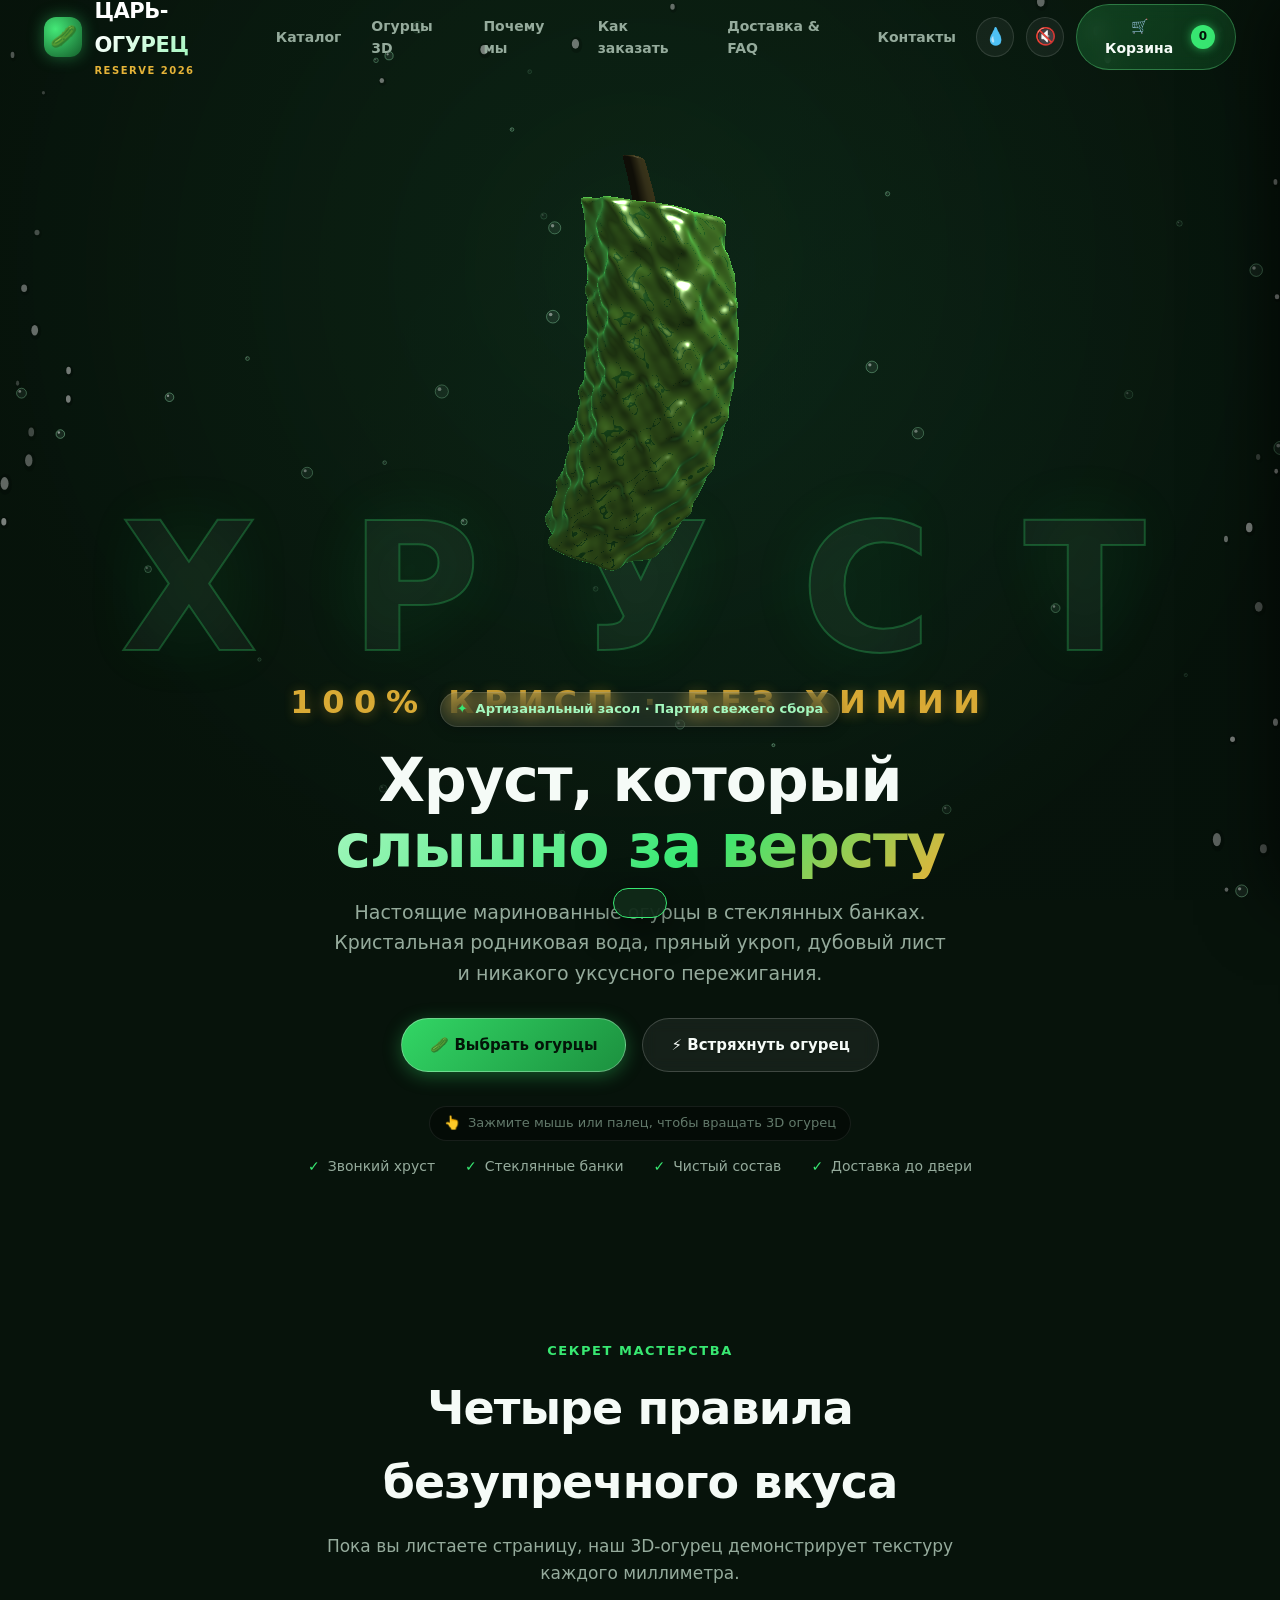
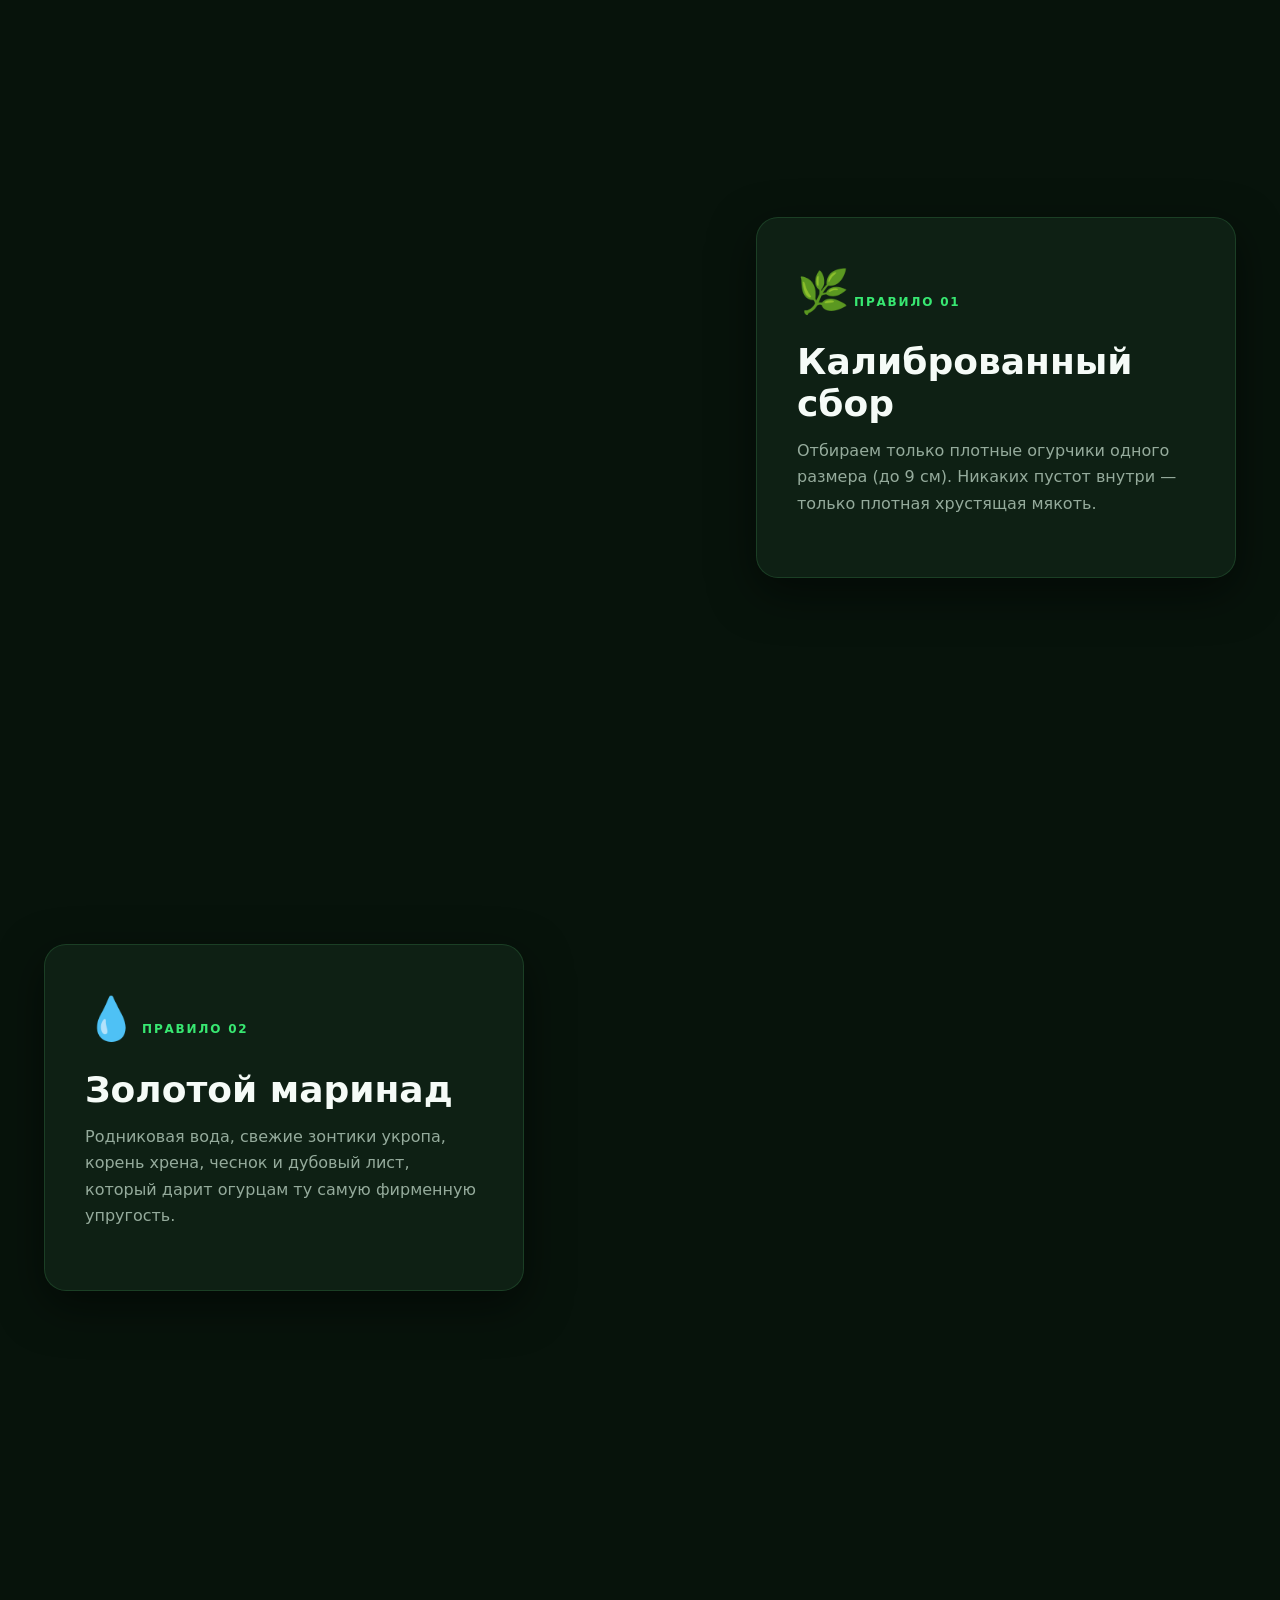
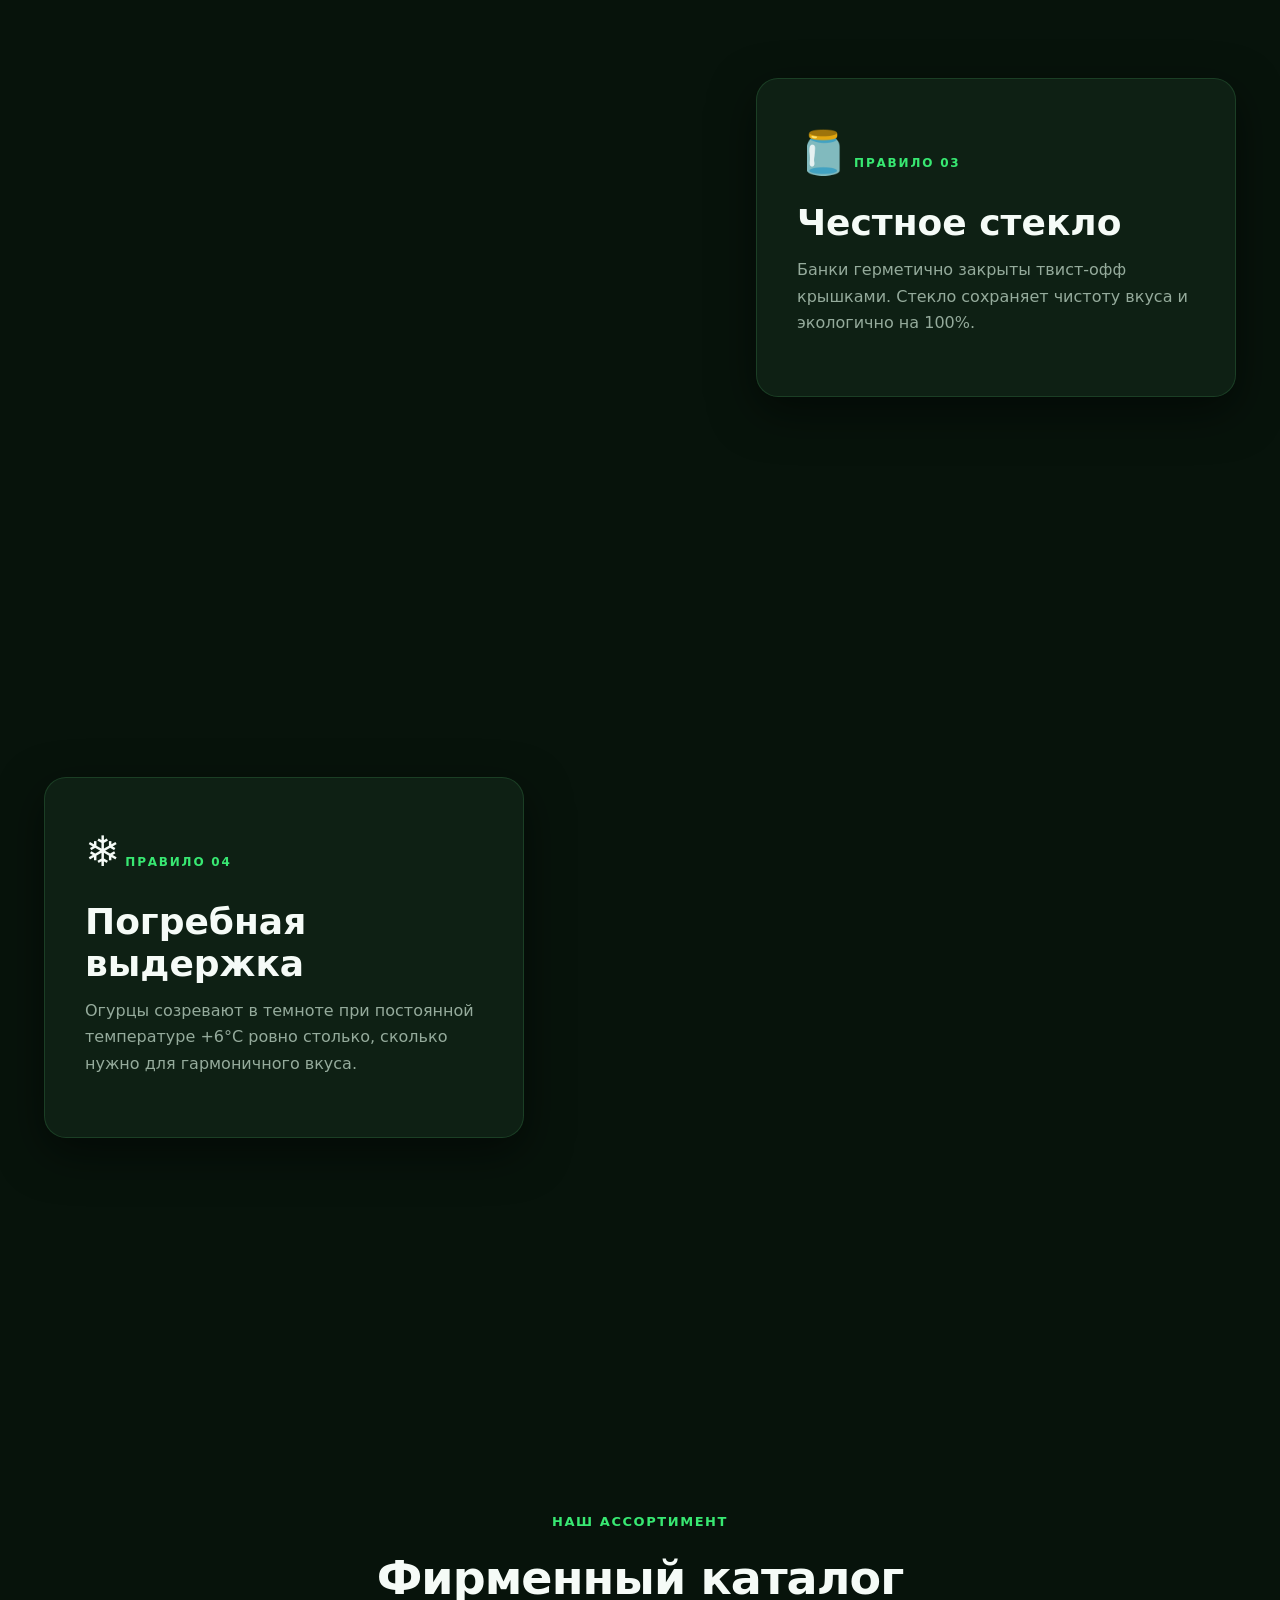
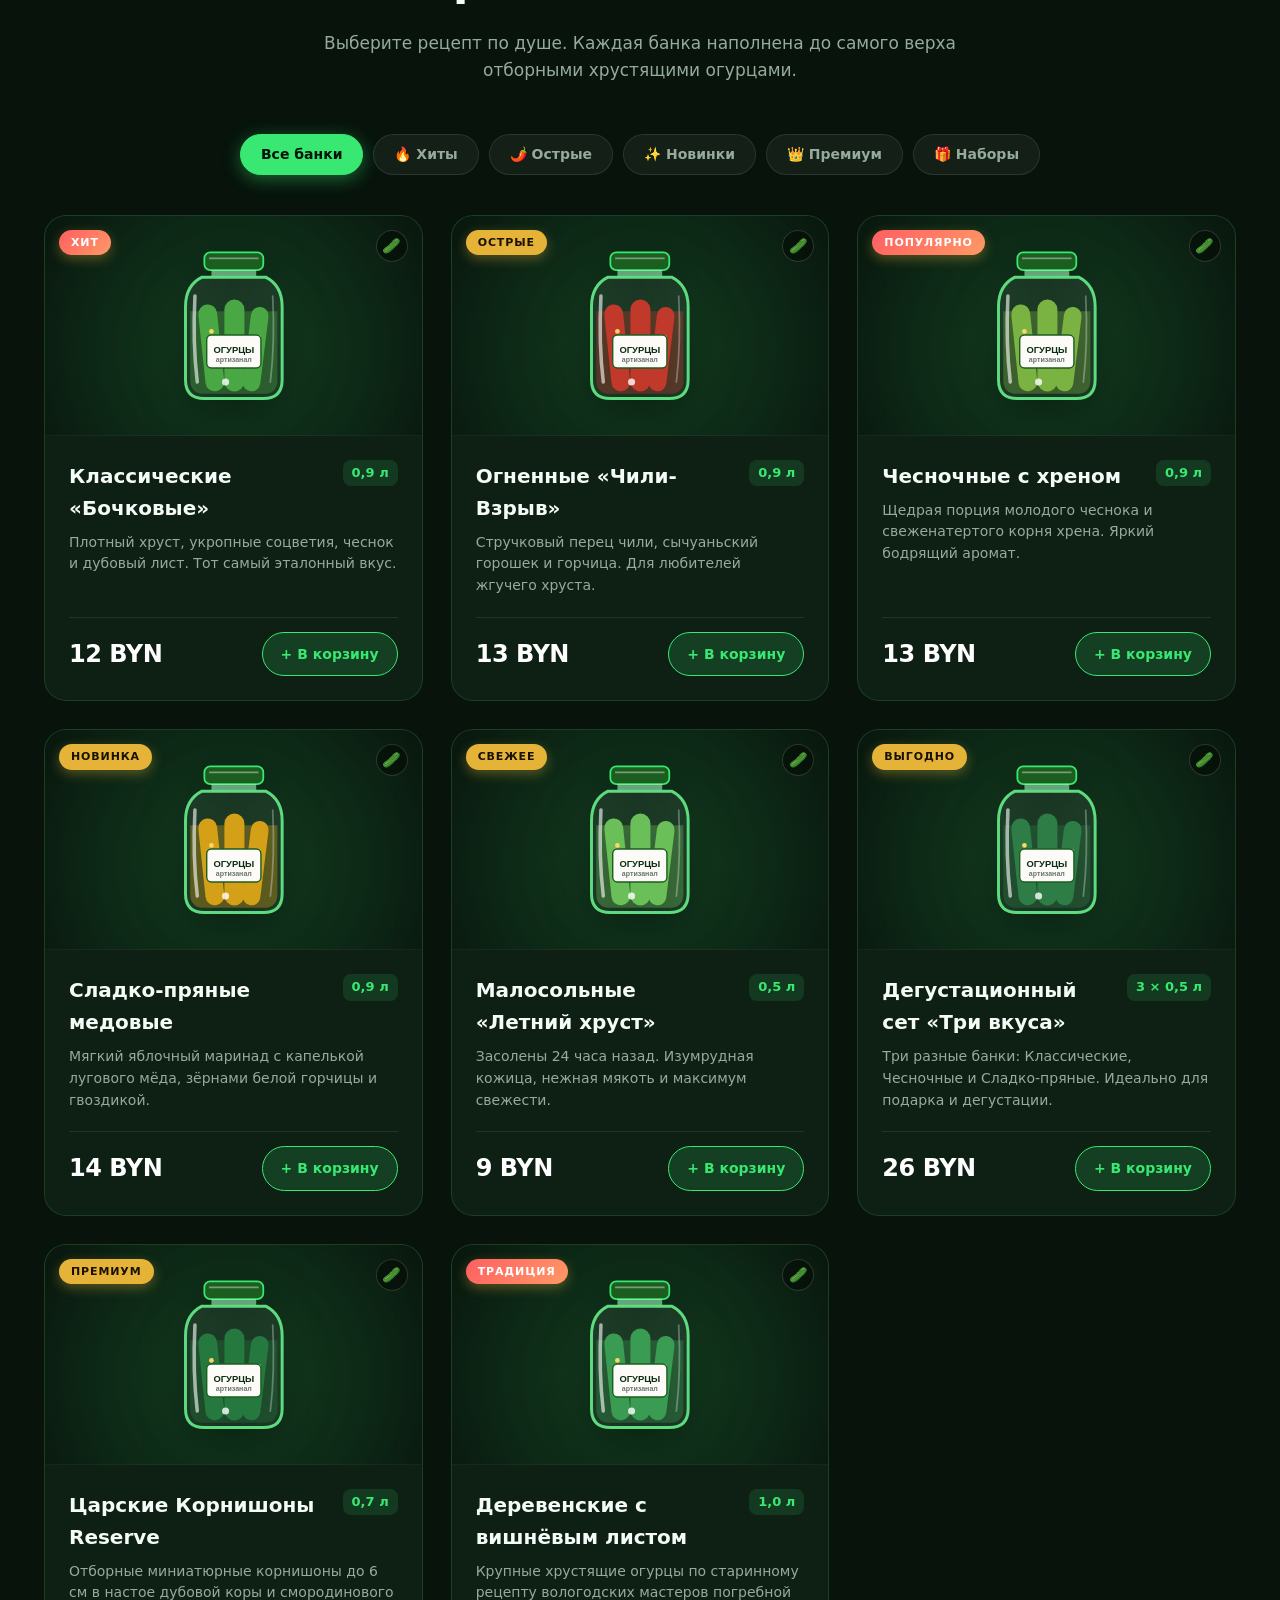
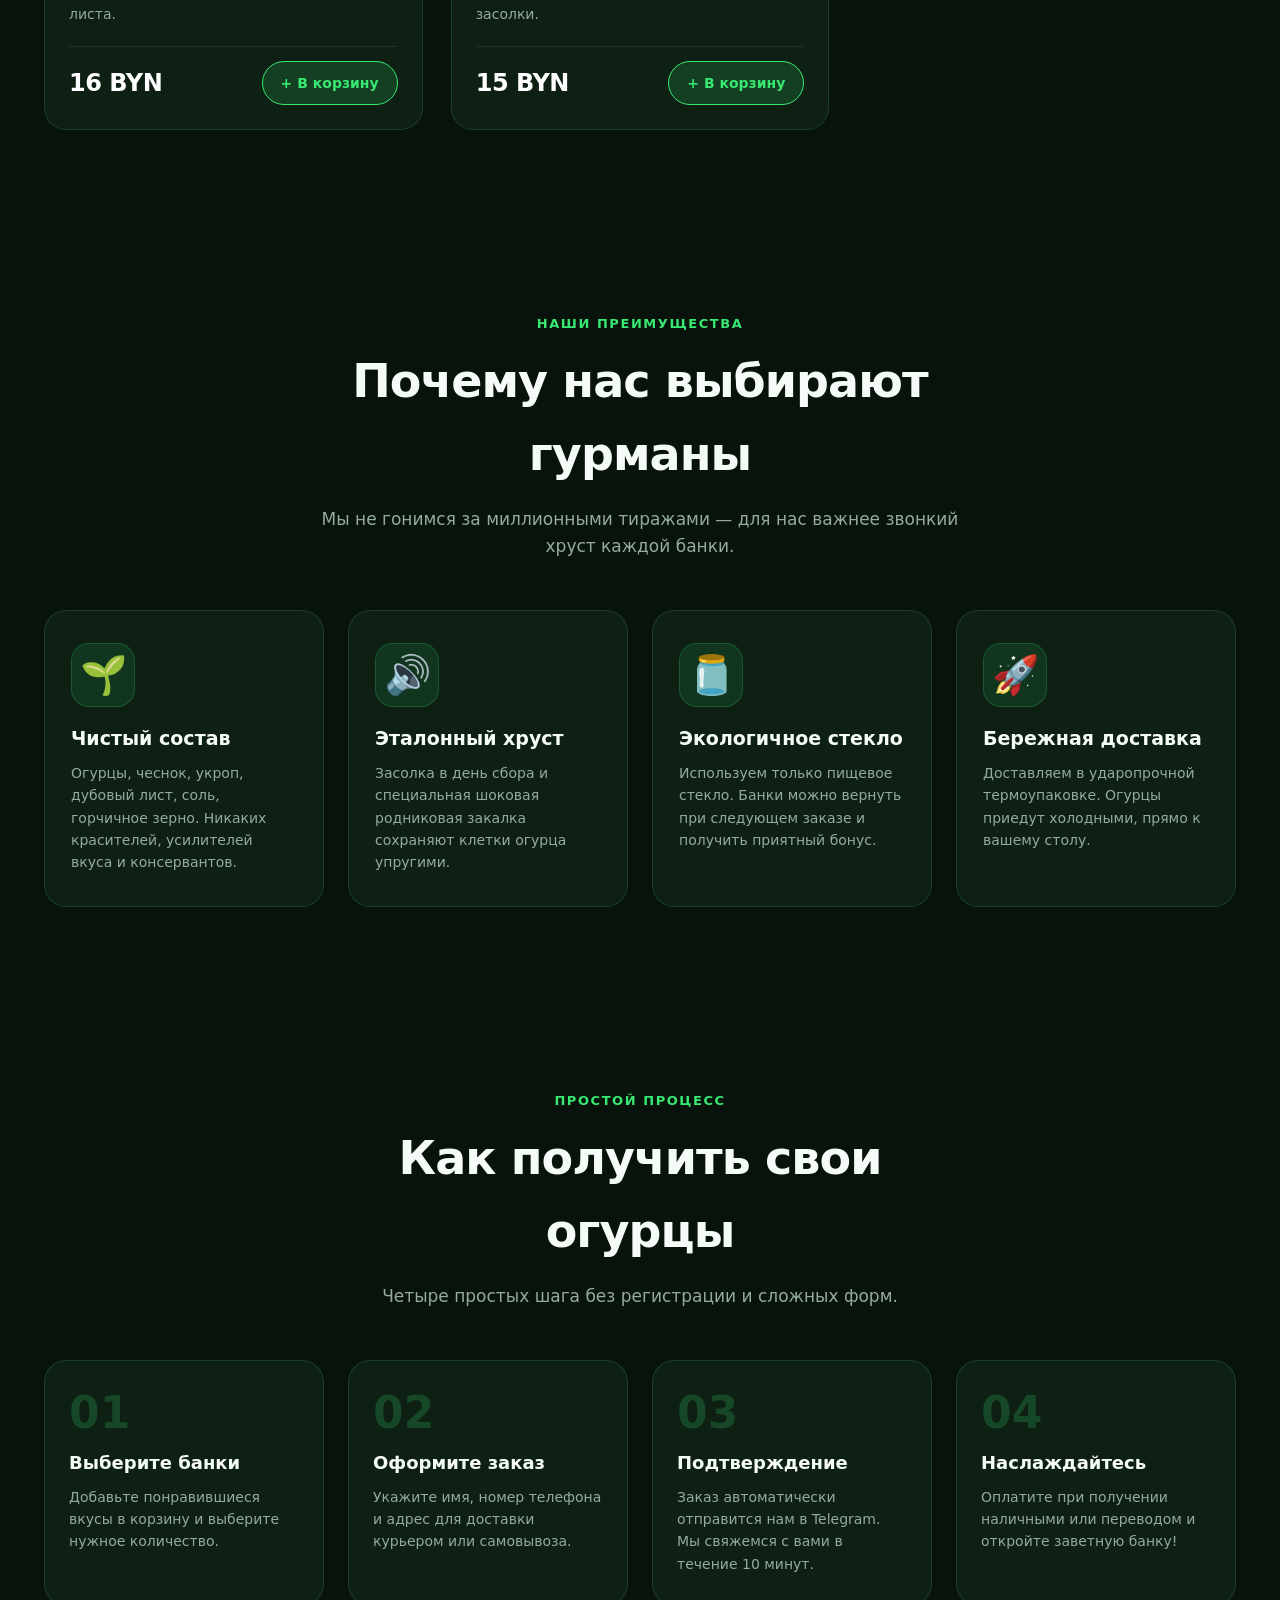
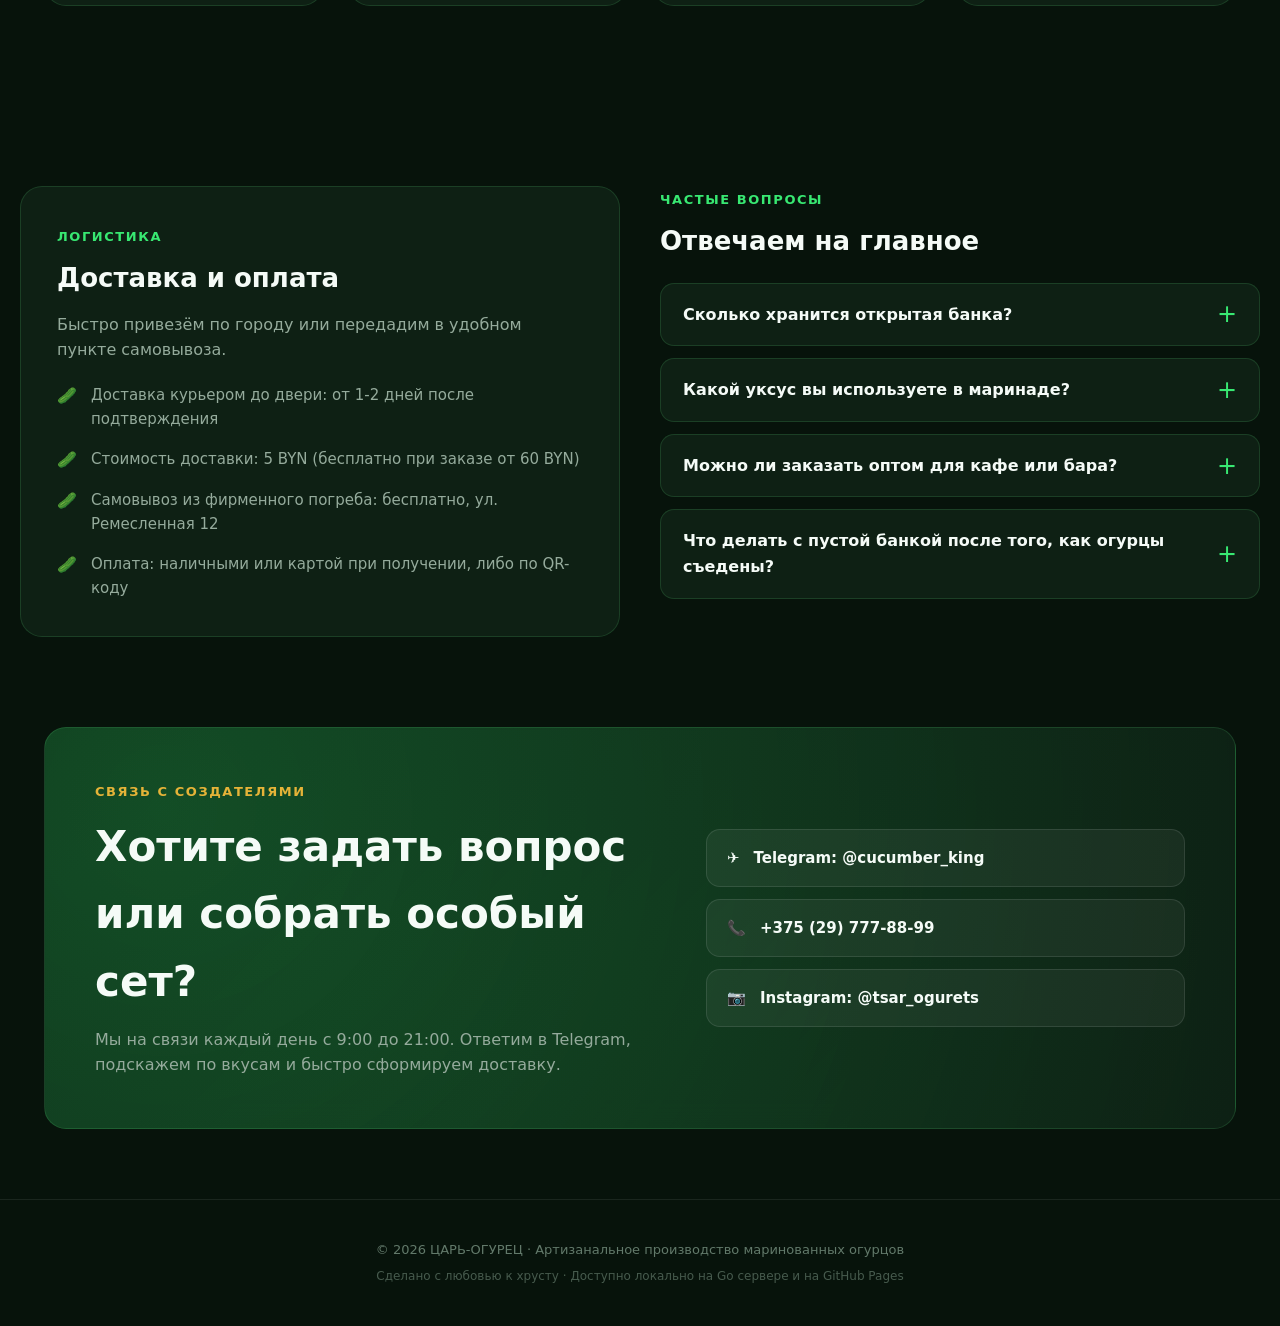
<file: index.html>
<!DOCTYPE html>
<html lang="ru">
<head>
  <meta charset="UTF-8">
  <meta name="viewport" content="width=device-width, initial-scale=1.0, maximum-scale=5.0">
  <title>ЦАРЬ-ОГУРЕЦ — Артизанальные маринованные огурцы высшей пробы</title>
  <meta name="description" content="Легендарные хрустящие маринованные огурцы в стеклянных банках. Небольшие крафтовые партии, родниковая вода, дубовый настой и чистый состав.">
  <meta name="theme-color" content="#07130b">

  <!-- Open Graph -->
  <meta property="og:title" content="ЦАРЬ-ОГУРЕЦ — Хрустящие огурцы как надо">
  <meta property="og:description" content="Маринуем в стекле по проверенным старинным рецептам. Чистый состав, доставка по городу.">
  <meta property="og:type" content="website">

  <!-- Fonts -->
  <link rel="preconnect" href="https://fonts.googleapis.com">
  <link rel="preconnect" href="https://fonts.gstatic.com" crossorigin>
  <link href="https://fonts.googleapis.com/css2?family=Playfair+Display:ital,wght@0,700;0,900;1,700&family=Plus+Jakarta+Sans:wght@400;500;600;700;800&display=swap" rel="stylesheet">

  <!-- Stylesheet -->
  <link rel="stylesheet" href="./css/style.css">
</head>
<body>

  <!-- Ambient Brine Background Glow -->
  <div class="ambient-brine-bg" aria-hidden="true"></div>

  <!-- Interactive Water Vibe Canvas (Ripples, Bubbles, Droplets) -->
  <canvas id="waterCanvas" aria-hidden="true"></canvas>

  <!-- ==================== HEADER ==================== -->
  <header>
    <div class="wrap hd">
      <a href="#top" class="logo">
        <div class="logo-badge">🥒</div>
        <div>
          <span>ЦАРЬ-ОГУРЕЦ</span>
          <small>Reserve 2026</small>
        </div>
      </a>

      <nav>
        <ul>
          <li><a href="#catalog">Каталог</a></li>
          <li><a href="#showcase">Огурцы 3D</a></li>
          <li><a href="#why">Почему мы</a></li>
          <li><a href="#how">Как заказать</a></li>
          <li><a href="#faq">Доставка & FAQ</a></li>
          <li><a href="#contacts">Контакты</a></li>
        </ul>
      </nav>

      <div class="hd-actions">
        <!-- Water Vibe Toggle -->
        <button id="vibeToggle" class="vibe-btn" title="Водный вайб: ВКЛ" aria-label="Переключить водный вайб">💧</button>
        <!-- Sound Effect Toggle (Web Audio API Synthesizer) -->
        <button id="soundToggle" class="sound-btn" title="Звук хруста и всплесков (ВЫКЛ)" aria-label="Включить звук хруста">🔇</button>
        <!-- Cart Button -->
        <button id="openCartBtn" class="cartbtn" aria-label="Открыть корзину">
          <span>🛒 Корзина</span>
          <b id="cartCount">0</b>
        </button>
      </div>
    </div>
  </header>

  <!-- ==================== HERO / 3D PICKLE STAGE ==================== -->
  <main id="top">
    <section class="hero-stage">
      <!-- Huge typographic text BEHIND the spinning 3D pickle -->
      <div class="info-text-behind" aria-hidden="true">
        <div class="word-giant" id="wordGiant">Х Р У С Т</div>
        <div class="word-sub" id="wordSub">100% КРИСП · БЕЗ ХИМИИ</div>
      </div>

      <!-- The 3D Spinning Pickle Viewport -->
      <div class="pickle-viewport" id="pickleViewport" title="Зажмите и тяните огурец, чтобы крутить в 3D!">
        <canvas id="pickleCanvas"></canvas>
      </div>

      <!-- Foreground Info & CTA Buttons -->
      <div class="wrap hero-content rv">
        <div class="hero-pill glass-pill">
          <i>✦</i> Артизанальный засол · Партия свежего сбора
        </div>
        <h1 class="hero-title">
          Хруст, который <em>слышно за версту</em>
        </h1>
        <p class="hero-lead">
          Настоящие маринованные огурцы в стеклянных банках. Кристальная родниковая вода, пряный укроп, дубовый лист и никакого уксусного пережигания.
        </p>

        <div class="hero-btns">
          <a href="#catalog" class="btn btn-primary">
            <span>🥒 Выбрать огурцы</span>
          </a>
          <button class="btn btn-ghost" onclick="window.spinPickle(2.5)" title="Раскрутить 3D огурец">
            <span>⚡ Встряхнуть огурец</span>
          </button>
        </div>

        <div>
          <span class="drag-hint">
            <span>👆</span> Зажмите мышь или палец, чтобы вращать 3D огурец
          </span>
        </div>

        <div class="hero-badges">
          <span><b>✓</b> Звонкий хруст</span>
          <span><b>✓</b> Стеклянные банки</span>
          <span><b>✓</b> Чистый состав</span>
          <span><b>✓</b> Доставка до двери</span>
        </div>
      </div>
    </section>

    <!-- ==================== 4 PILLARS SHOWCASE ==================== -->
    <section class="showcase-flow" id="showcase">
      <div class="wrap">
        <div class="sec-head rv">
          <span class="sec-tag">Секрет мастерства</span>
          <h2 class="sec-title">Четыре правила безупречного вкуса</h2>
          <p class="sec-desc">Пока вы листаете страницу, наш 3D-огурец демонстрирует текстуру каждого миллиметра.</p>
        </div>

        <!-- Step 1 -->
        <div class="flow-step">
          <div class="flow-card glass rv">
            <span class="flow-icon">🌿</span>
            <span class="flow-tag">Правило 01</span>
            <h3>Калиброванный сбор</h3>
            <p>Отбираем только плотные огурчики одного размера (до 9 см). Никаких пустот внутри — только плотная хрустящая мякоть.</p>
          </div>
        </div>

        <!-- Step 2 -->
        <div class="flow-step">
          <div class="flow-card glass rv">
            <span class="flow-icon">💧</span>
            <span class="flow-tag">Правило 02</span>
            <h3>Золотой маринад</h3>
            <p>Родниковая вода, свежие зонтики укропа, корень хрена, чеснок и дубовый лист, который дарит огурцам ту самую фирменную упругость.</p>
          </div>
        </div>

        <!-- Step 3 -->
        <div class="flow-step">
          <div class="flow-card glass rv">
            <span class="flow-icon">🫙</span>
            <span class="flow-tag">Правило 03</span>
            <h3>Честное стекло</h3>
            <p>Банки герметично закрыты твист-офф крышками. Стекло сохраняет чистоту вкуса и экологично на 100%.</p>
          </div>
        </div>

        <!-- Step 4 -->
        <div class="flow-step">
          <div class="flow-card glass rv">
            <span class="flow-icon">❄️</span>
            <span class="flow-tag">Правило 04</span>
            <h3>Погребная выдержка</h3>
            <p>Огурцы созревают в темноте при постоянной температуре +6°C ровно столько, сколько нужно для гармоничного вкуса.</p>
          </div>
        </div>
      </div>
    </section>

    <!-- ==================== CATALOG ==================== -->
    <section class="catalog-sec" id="catalog">
      <div class="wrap">
        <div class="sec-head rv">
          <span class="sec-tag">Наш ассортимент</span>
          <h2 class="sec-title">Фирменный каталог</h2>
          <p class="sec-desc">Выберите рецепт по душе. Каждая банка наполнена до самого верха отборными хрустящими огурцами.</p>
        </div>

        <!-- Category Filters -->
        <div class="filters rv" id="filtersWrap">
          <button class="filter-btn active" data-filter="all">Все банки</button>
          <button class="filter-btn" data-filter="hit">🔥 Хиты</button>
          <button class="filter-btn" data-filter="spicy">🌶️ Острые</button>
          <button class="filter-btn" data-filter="new">✨ Новинки</button>
          <button class="filter-btn" data-filter="premium">👑 Премиум</button>
          <button class="filter-btn" data-filter="sale">🎁 Наборы</button>
        </div>

        <!-- Grid of products (Rendered dynamically by store.js) -->
        <div class="products-grid" id="productsGrid"></div>
      </div>
    </section>

    <!-- ==================== WHY US ==================== -->
    <section class="why-sec" id="why">
      <div class="wrap">
        <div class="sec-head rv">
          <span class="sec-tag">Наши преимущества</span>
          <h2 class="sec-title">Почему нас выбирают гурманы</h2>
          <p class="sec-desc">Мы не гонимся за миллионными тиражами — для нас важнее звонкий хруст каждой банки.</p>
        </div>

        <div class="features-grid">
          <div class="feat-item glass rv">
            <div class="feat-icon">🌱</div>
            <h4>Чистый состав</h4>
            <p>Огурцы, чеснок, укроп, дубовый лист, соль, горчичное зерно. Никаких красителей, усилителей вкуса и консервантов.</p>
          </div>
          <div class="feat-item glass rv">
            <div class="feat-icon">🔊</div>
            <h4>Эталонный хруст</h4>
            <p>Засолка в день сбора и специальная шоковая родниковая закалка сохраняют клетки огурца упругими.</p>
          </div>
          <div class="feat-item glass rv">
            <div class="feat-icon">🫙</div>
            <h4>Экологичное стекло</h4>
            <p>Используем только пищевое стекло. Банки можно вернуть при следующем заказе и получить приятный бонус.</p>
          </div>
          <div class="feat-item glass rv">
            <div class="feat-icon">🚀</div>
            <h4>Бережная доставка</h4>
            <p>Доставляем в ударопрочной термоупаковке. Огурцы приедут холодными, прямо к вашему столу.</p>
          </div>
        </div>
      </div>
    </section>

    <!-- ==================== HOW TO ORDER ==================== -->
    <section class="steps-sec" id="how">
      <div class="wrap">
        <div class="sec-head rv">
          <span class="sec-tag">Простой процесс</span>
          <h2 class="sec-title">Как получить свои огурцы</h2>
          <p class="sec-desc">Четыре простых шага без регистрации и сложных форм.</p>
        </div>

        <div class="steps-grid">
          <div class="step-card glass rv">
            <h4>Выберите банки</h4>
            <p>Добавьте понравившиеся вкусы в корзину и выберите нужное количество.</p>
          </div>
          <div class="step-card glass rv">
            <h4>Оформите заказ</h4>
            <p>Укажите имя, номер телефона и адрес для доставки курьером или самовывоза.</p>
          </div>
          <div class="step-card glass rv">
            <h4>Подтверждение</h4>
            <p>Заказ автоматически отправится нам в Telegram. Мы свяжемся с вами в течение 10 минут.</p>
          </div>
          <div class="step-card glass rv">
            <h4>Наслаждайтесь</h4>
            <p>Оплатите при получении наличными или переводом и откройте заветную банку!</p>
          </div>
        </div>
      </div>
    </section>

    <!-- ==================== DELIVERY & FAQ ==================== -->
    <section id="faq">
      <div class="wrap two-cols">
        <!-- Delivery info -->
        <div class="info-box glass rv">
          <span class="sec-tag">Логистика</span>
          <h3 style="font-size:26px;margin-bottom:12px">Доставка и оплата</h3>
          <p style="color:var(--ink-muted)">Быстро привезём по городу или передадим в удобном пункте самовывоза.</p>
          <ul class="info-list" id="deliveryTermsList"></ul>
        </div>

        <!-- FAQ Accordion -->
        <div class="rv">
          <span class="sec-tag">Частые вопросы</span>
          <h3 style="font-size:26px;margin-bottom:20px">Отвечаем на главное</h3>

          <details class="glass">
            <summary>Сколько хранится открытая банка?</summary>
            <p>В холодильнике открытая банка отлично хранится до 3-4 недель при условии, что огурцы полностью покрыты рассолом. Закрытая банка хранится до 12 месяцев в прохладном тёмном месте.</p>
          </details>

          <details class="glass">
            <summary>Какой уксус вы используете в маринаде?</summary>
            <p>Мы используем натуральный яблочный уксус мягкой ферментации либо лимонную кислоту в деликатных пропорциях. Никакой резкой уксусной горечи — только чистый сбалансированный вкус.</p>
          </details>

          <details class="glass">
            <summary>Можно ли заказать оптом для кафе или бара?</summary>
            <p>Да! Для ресторанов, пабов и кейтеринга у нас есть специальные 3-литровые и 5-литровые банки с оптовыми скидками. Напишите нам в Telegram для спецпрайса.</p>
          </details>

          <details class="glass">
            <summary>Что делать с пустой банкой после того, как огурцы съедены?</summary>
            <p>Рассол рекомендуем выпить (он невероятно вкусен и богат электролитами!), а чистую банку можно вернуть курьеру при следующем заказе и получить скидку 5%.</p>
          </details>
        </div>
      </div>
    </section>

    <!-- ==================== CONTACTS ==================== -->
    <section id="contacts">
      <div class="wrap">
        <div class="contact-banner glass rv">
          <div>
            <span class="sec-tag" style="color:var(--gold-dill)">Связь с создателями</span>
            <h2 style="font-size:clamp(28px,3.8vw,42px);margin-bottom:12px">Хотите задать вопрос или собрать особый сет?</h2>
            <p style="color:var(--ink-muted);font-size:16px">Мы на связи каждый день с 9:00 до 21:00. Ответим в Telegram, подскажем по вкусам и быстро сформируем доставку.</p>
          </div>
          <div class="contact-links">
            <a href="https://t.me/cucumber_king" target="_blank" rel="noopener" class="c-link">
              <span>✈️</span> Telegram: @cucumber_king
            </a>
            <a href="tel:+375297778899" class="c-link">
              <span>📞</span> +375 (29) 777-88-99
            </a>
            <a href="https://instagram.com/tsar_ogurets" target="_blank" rel="noopener" class="c-link">
              <span>📷</span> Instagram: @tsar_ogurets
            </a>
          </div>
        </div>
      </div>
    </section>
  </main>

  <!-- ==================== FOOTER ==================== -->
  <footer>
    <div class="wrap">
      <p>© 2026 ЦАРЬ-ОГУРЕЦ · Артизанальное производство маринованных огурцов</p>
      <p style="margin-top:6px;font-size:12px;opacity:0.7">Сделано с любовью к хрусту · Доступно локально на Go сервере и на GitHub Pages</p>
    </div>
  </footer>

  <!-- ==================== CART DRAWER ==================== -->
  <div class="cart-shade" id="cartShade" aria-hidden="true"></div>
  <aside class="drawer" id="cartDrawer" aria-label="Корзина покупок">
    <div class="drawer-head">
      <span>🛒 Ваша корзина</span>
      <button class="close-btn" id="closeCartBtn" aria-label="Закрыть корзину">✕</button>
    </div>

    <div class="drawer-body" id="cartItemsList">
      <!-- Items dynamically populated by store.js -->
    </div>

    <div class="drawer-foot">
      <div class="free-progress">
        <div class="free-bar" id="freeDeliveryBar"></div>
      </div>
      <div class="free-text" id="freeDeliveryText"></div>

      <div class="total-row">
        <span>Итого:</span>
        <span id="cartTotalSum" style="color:var(--green-glow)">0 BYN</span>
      </div>

      <button class="btn btn-primary" id="btnToCheckout" style="width:100%">
        <span>Оформить заказ</span>
      </button>
    </div>
  </aside>

  <!-- ==================== CHECKOUT MODAL ==================== -->
  <div class="modal-overlay" id="checkoutModal" role="dialog" aria-modal="true" aria-labelledby="modalTitle">
    <div class="modal-box">
      <div style="display:flex;justify-content:space-between;align-items:flex-start;gap:12px;margin-bottom:14px">
        <div>
          <h3 id="modalTitle" style="font-size:24px;font-weight:800">Оформление заказа</h3>
          <p style="font-size:13px;color:var(--ink-muted)">Заказ отправится нам в Telegram или обработается через Go API</p>
        </div>
        <button class="close-btn" id="closeCheckoutBtn" aria-label="Закрыть окно">✕</button>
      </div>

      <form id="checkoutForm" novalidate>
        <label class="fld">
          Ваше имя
          <input type="text" id="orderName" required placeholder="Например, Александр" autocomplete="name">
        </label>

        <label class="fld">
          Номер телефона
          <input type="tel" id="orderPhone" required placeholder="+375 (__) ___-__-__" autocomplete="tel">
        </label>

        <label class="fld">
          Способ получения
          <select id="orderDeliveryType">
            <option value="delivery">🚗 Доставка курьером до двери</option>
            <option value="pickup">🏪 Самовывоз из фирменного погреба (бесплатно)</option>
          </select>
        </label>

        <label class="fld" id="addressFieldWrap">
          Адрес доставки
          <input type="text" id="orderAddress" placeholder="Город, улица, дом, квартира" autocomplete="street-address">
        </label>

        <label class="fld">
          Комментарий к заказу
          <textarea id="orderComment" rows="2" placeholder="Желаемое время доставки, домофон, пожелания"></textarea>
        </label>

        <div class="summary-box" id="orderSummaryBox"></div>

        <div class="modal-actions">
          <button type="submit" class="btn btn-primary" style="width:100%">
            <span>✈️ Отправить заказ в Telegram</span>
          </button>
          <button type="button" class="btn btn-ghost" id="btnCopyOrder" style="width:100%">
            <span>📋 Скопировать текст заказа</span>
          </button>
        </div>
      </form>
    </div>
  </div>

  <!-- Toast Notification -->
  <div class="toast" id="toast" role="status" aria-live="polite"></div>

  <!-- Scripts -->
  <script src="./js/water.js"></script>
  <script src="./js/pickle3d.js"></script>
  <script src="./js/store.js"></script>
</body>
</html>
</file>
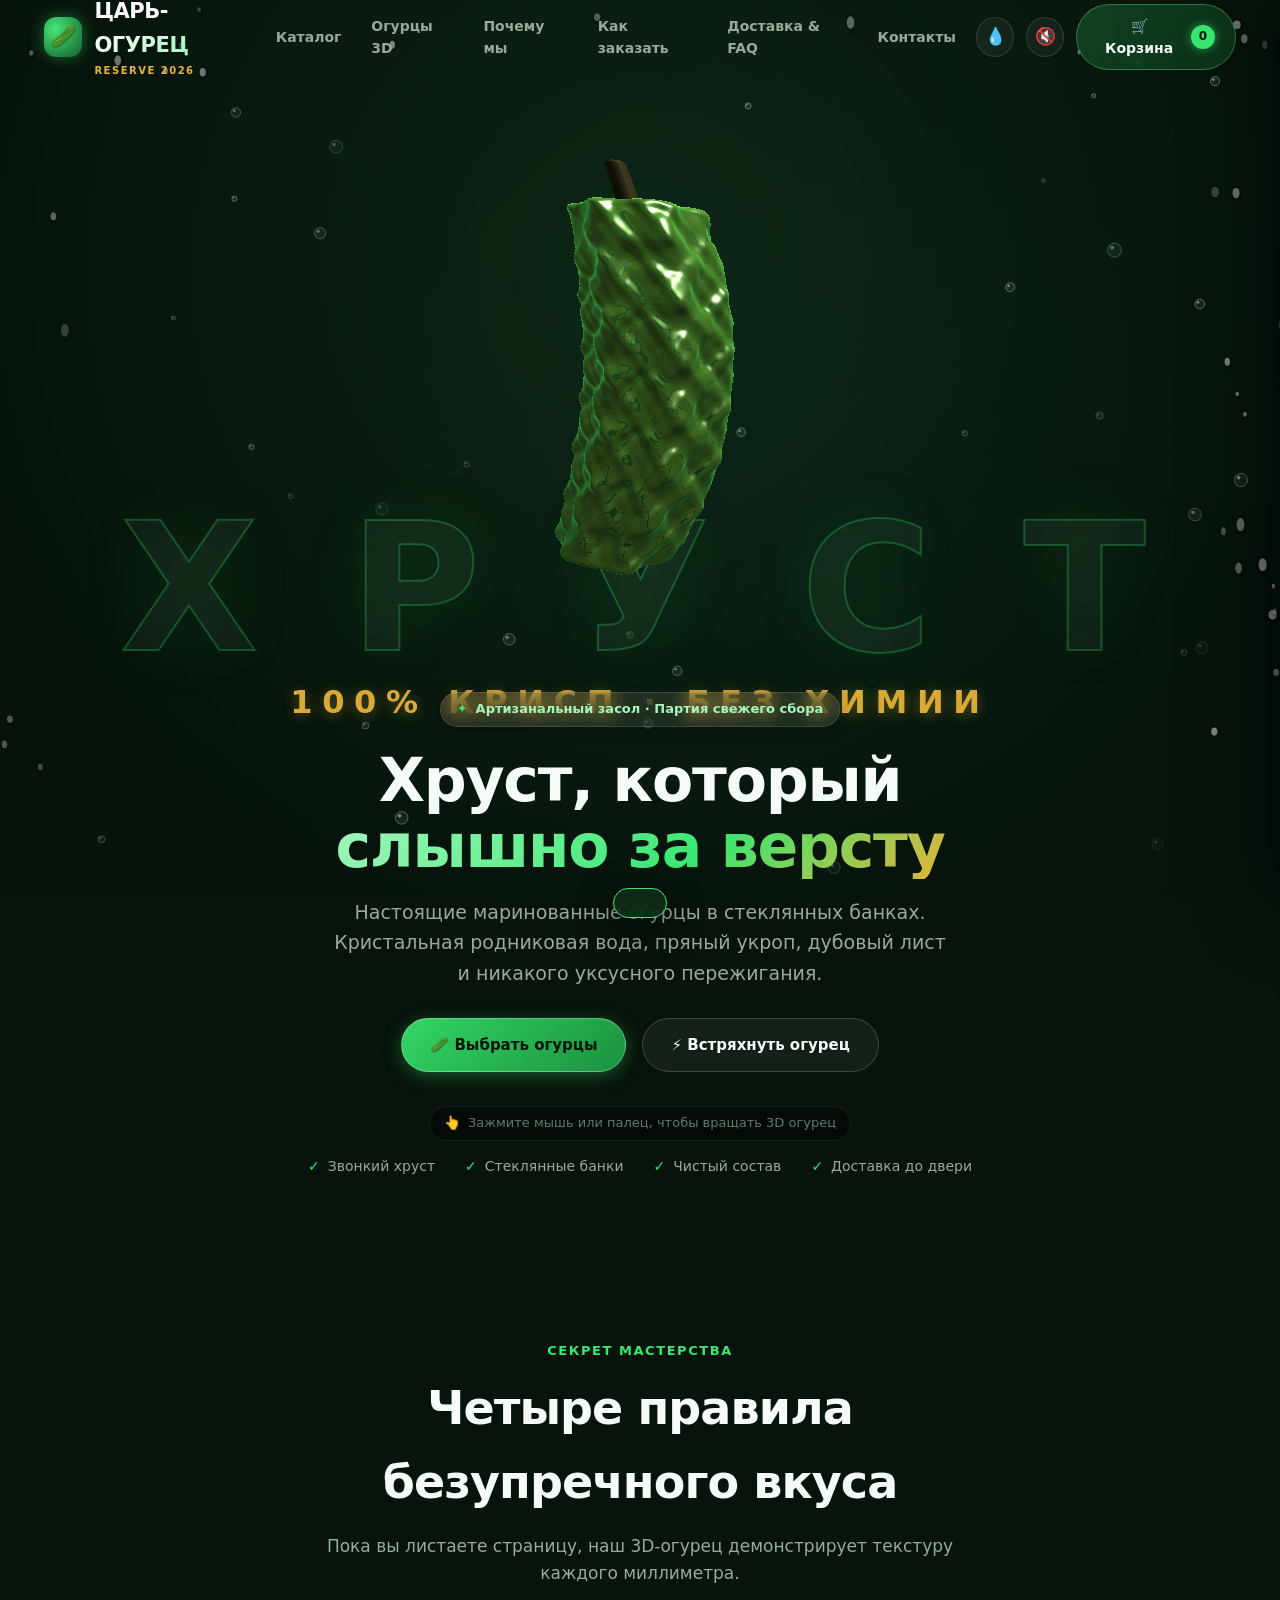
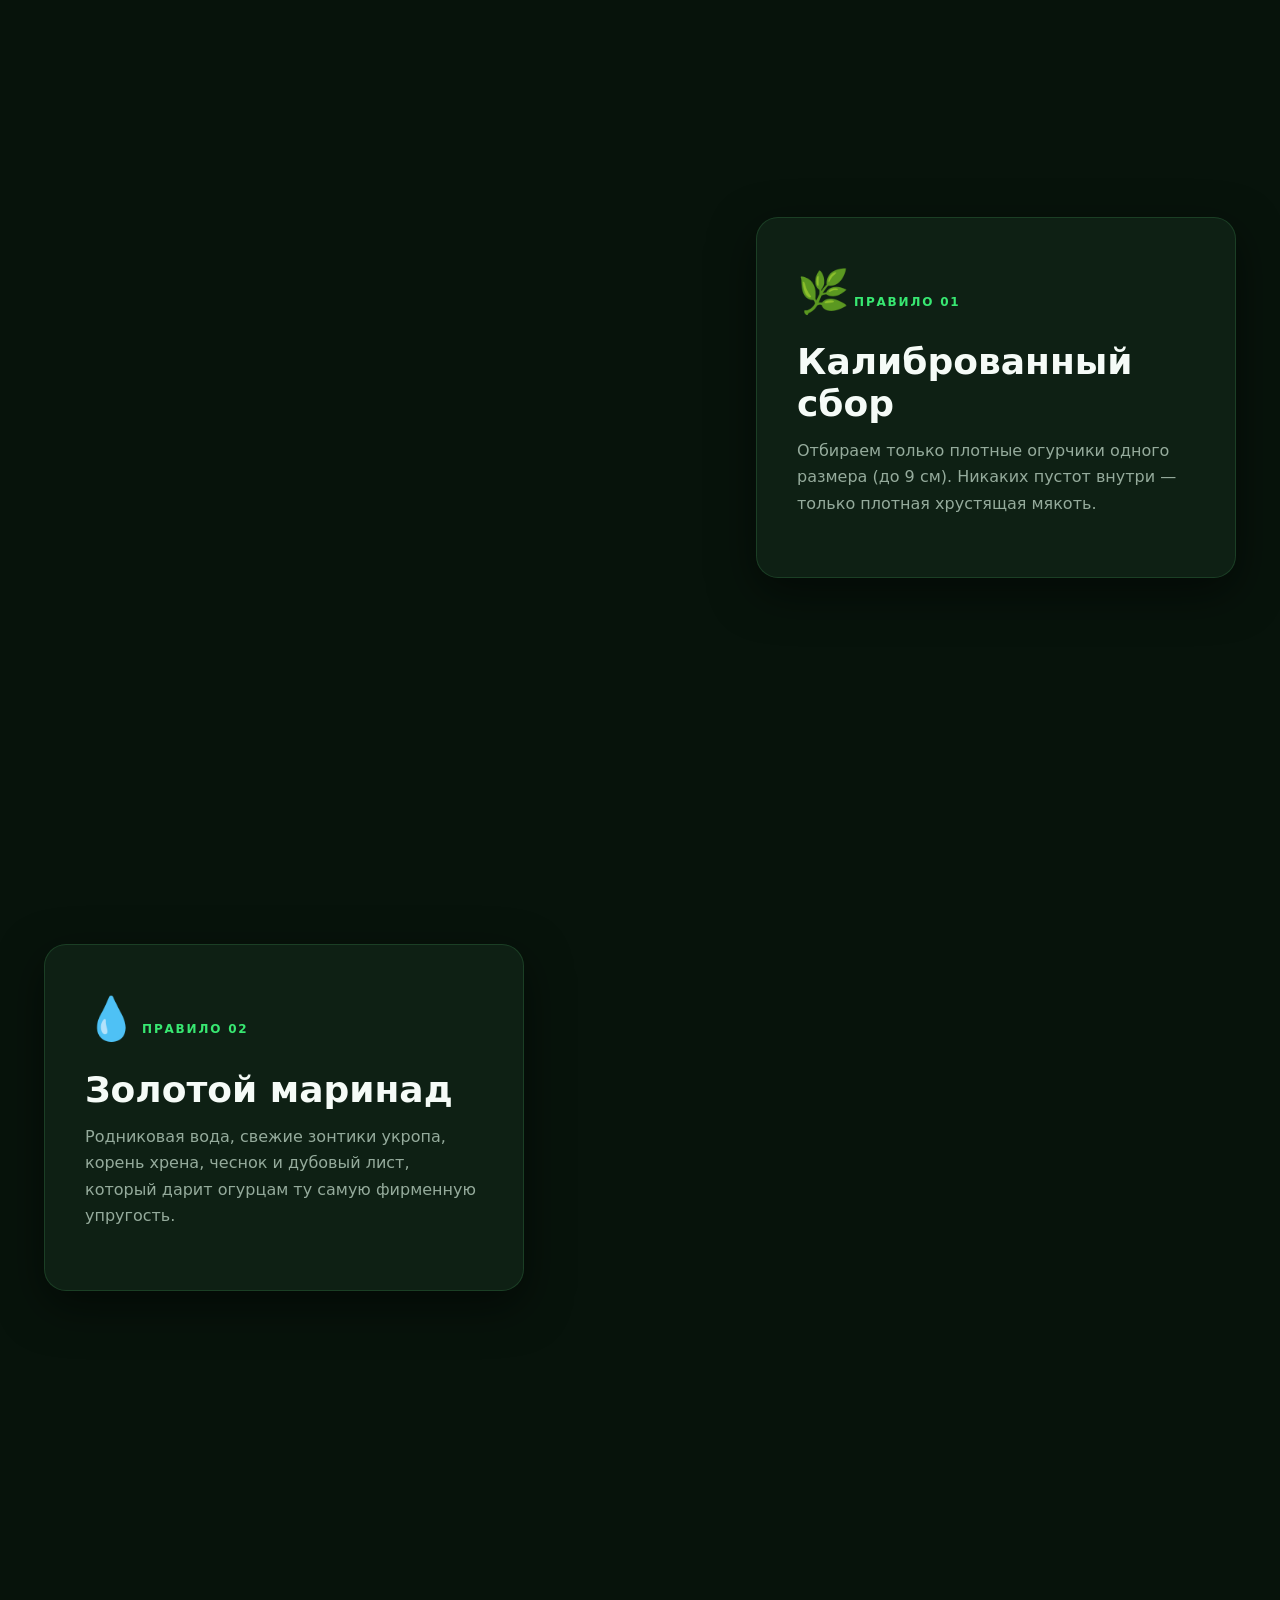
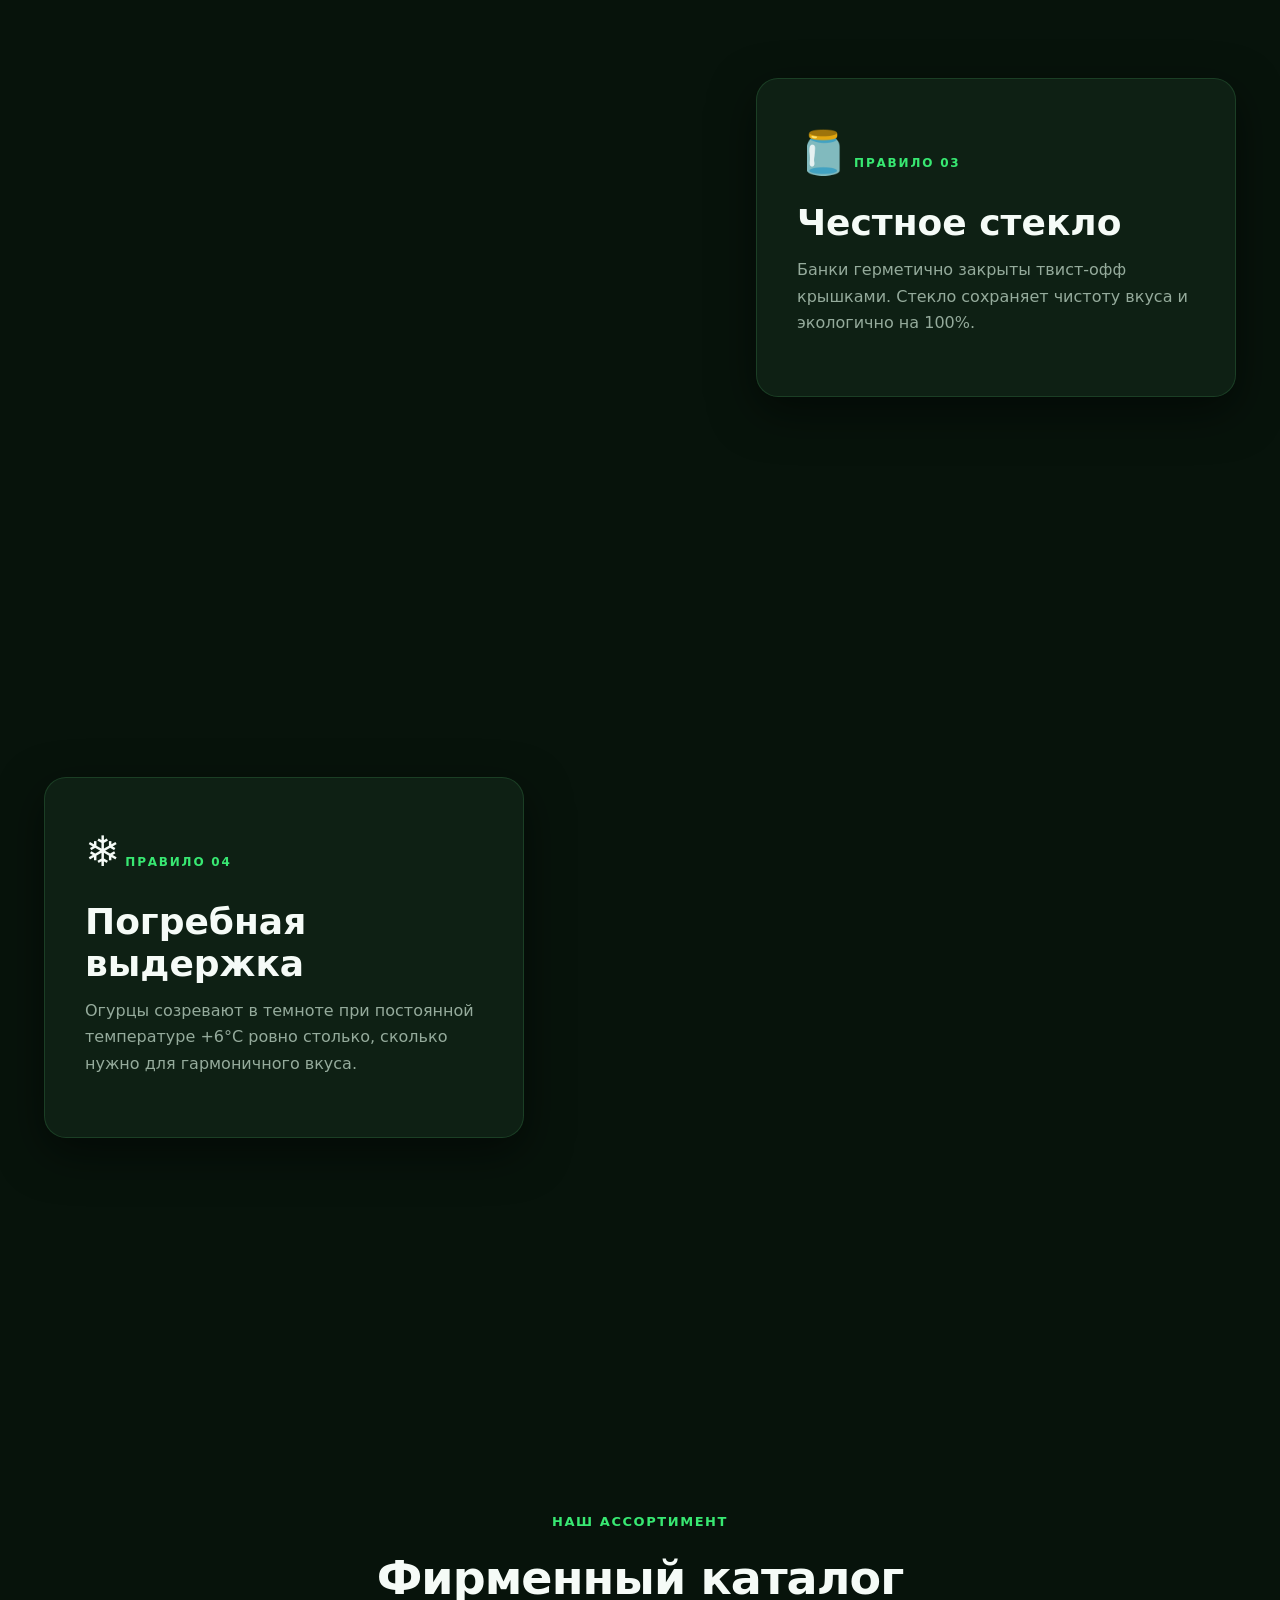
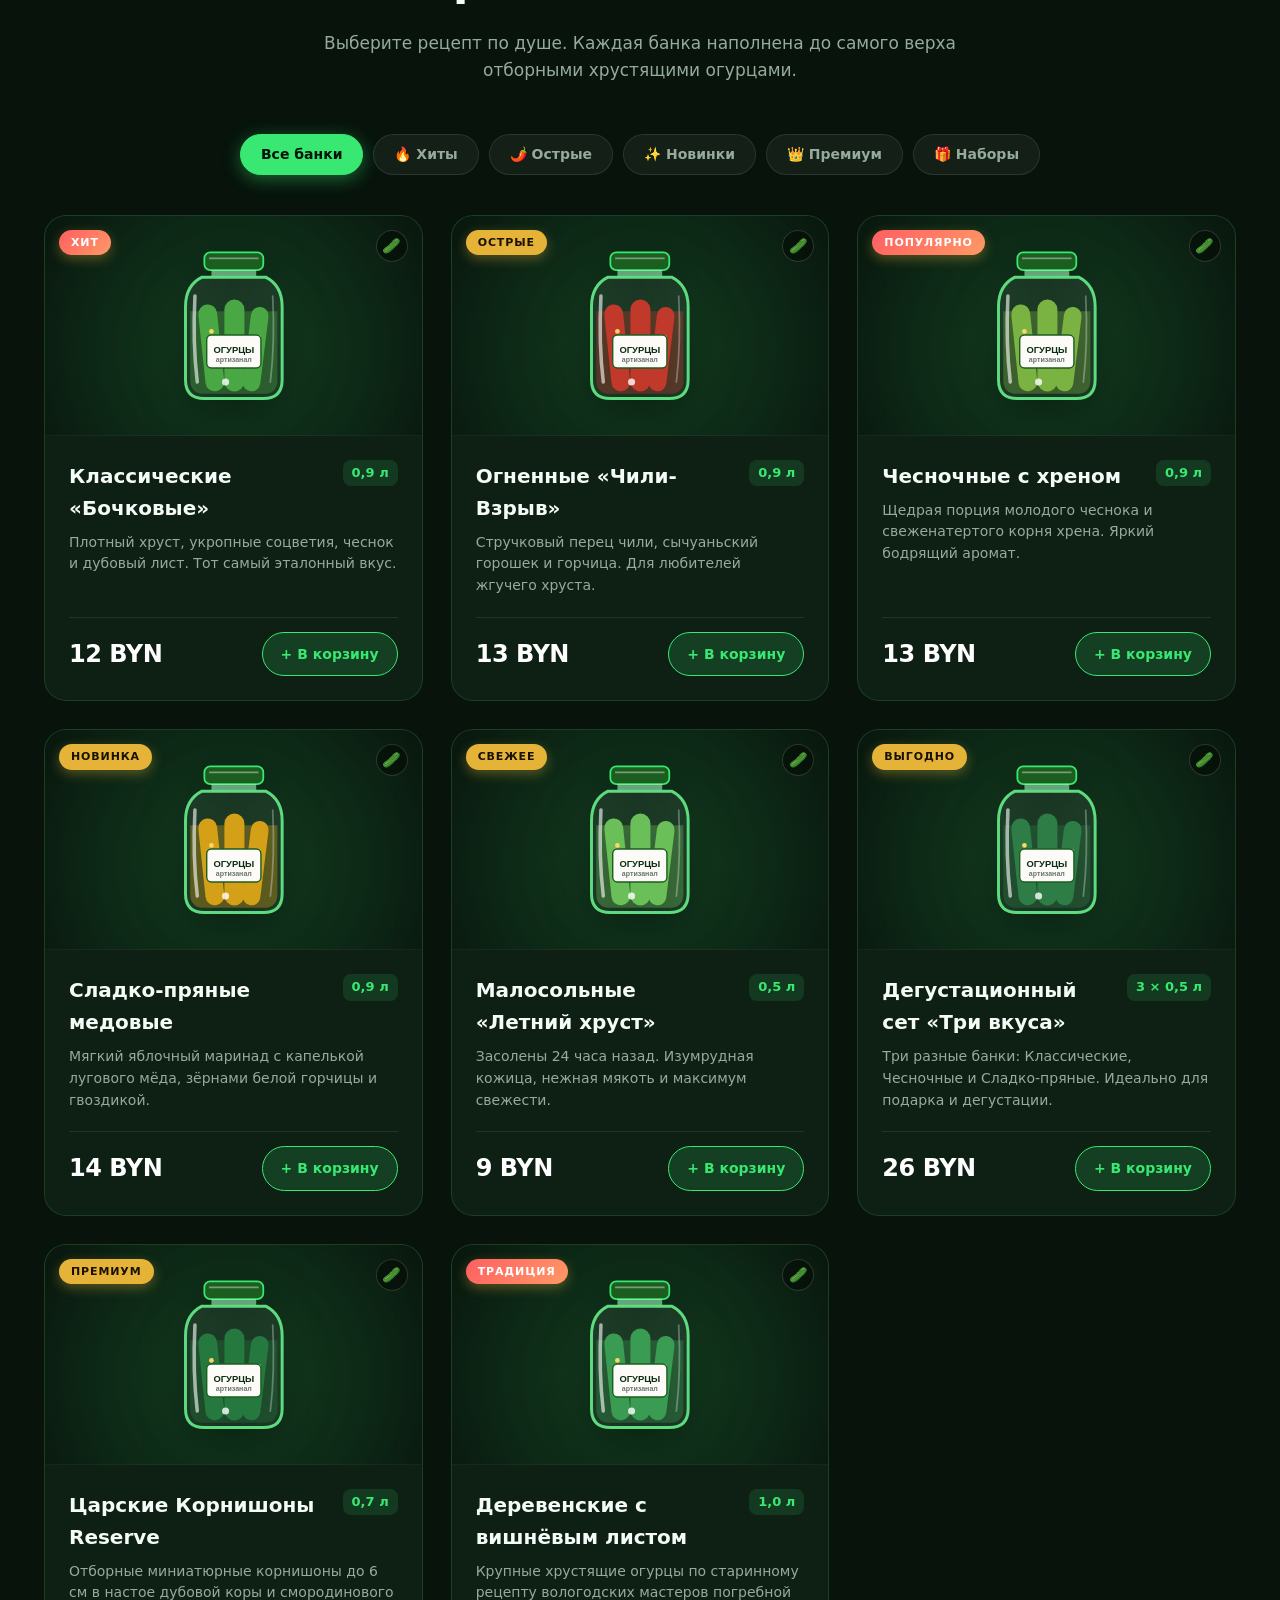
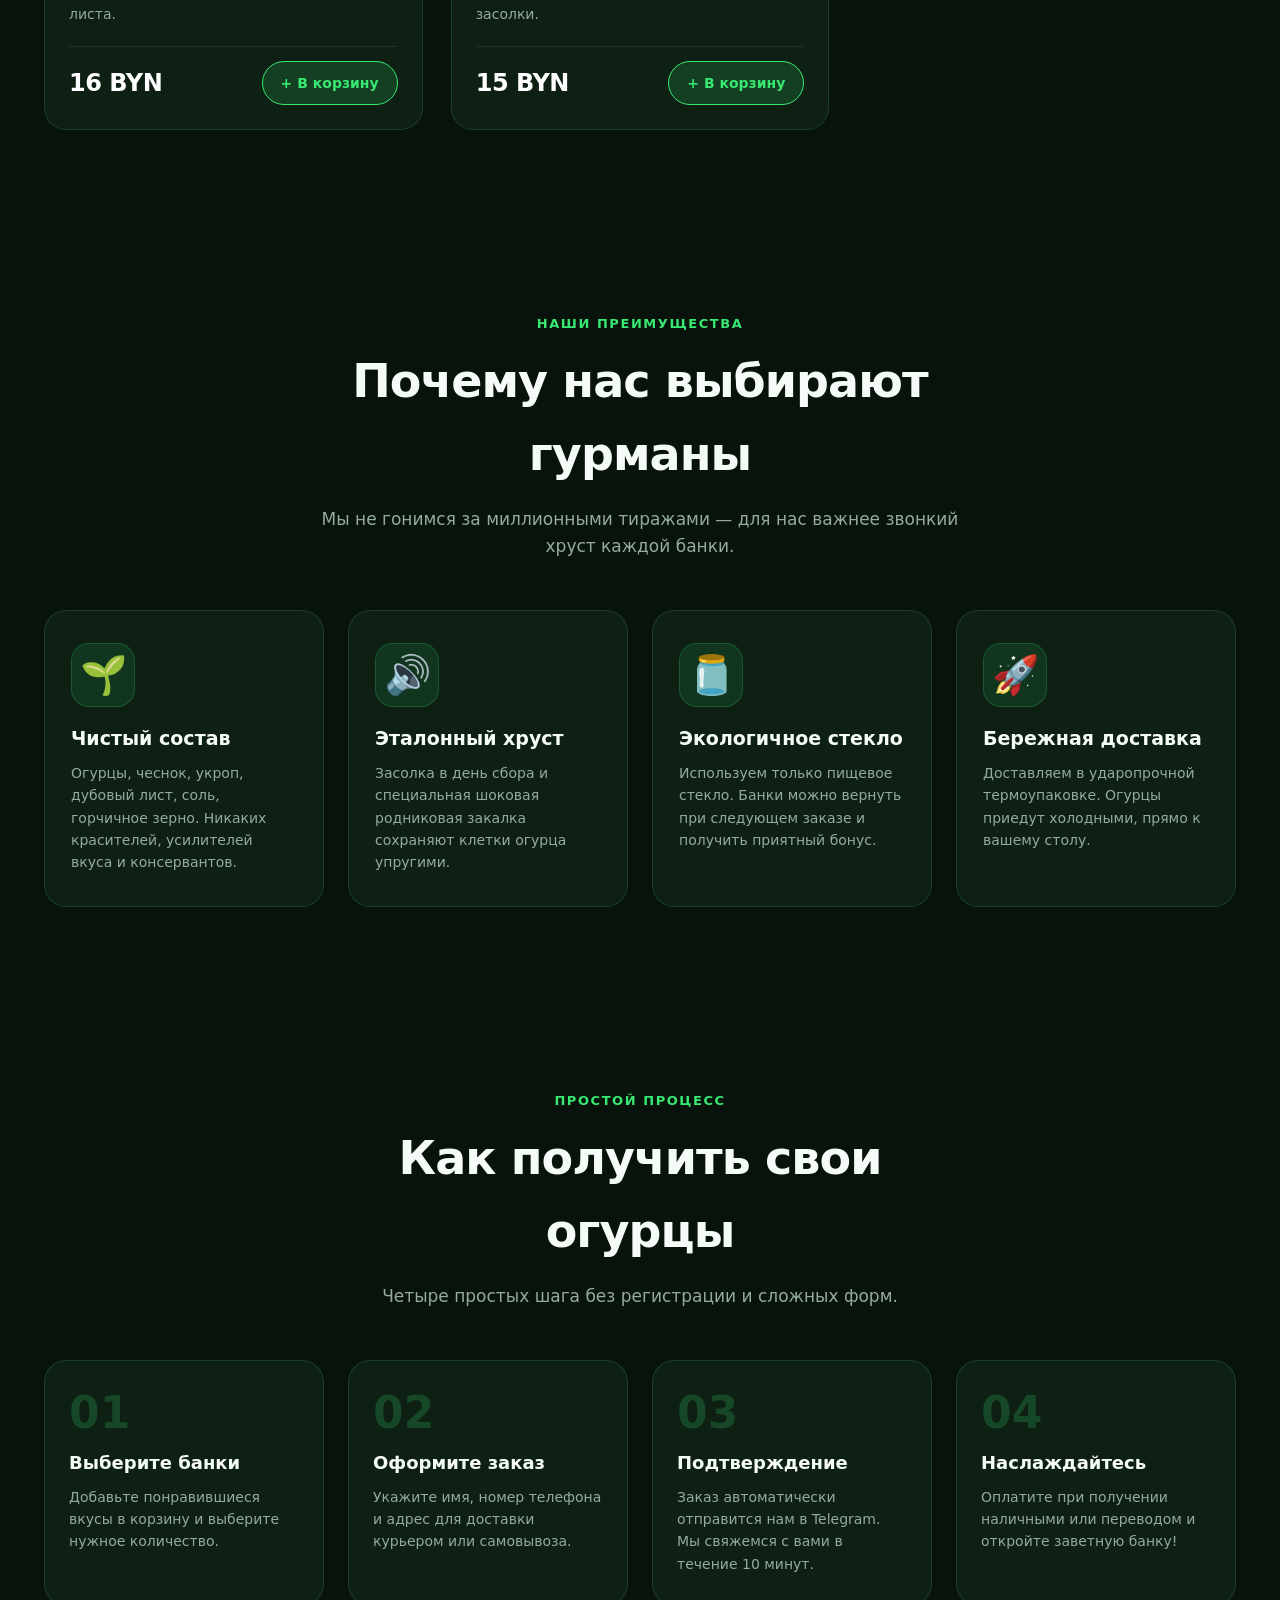
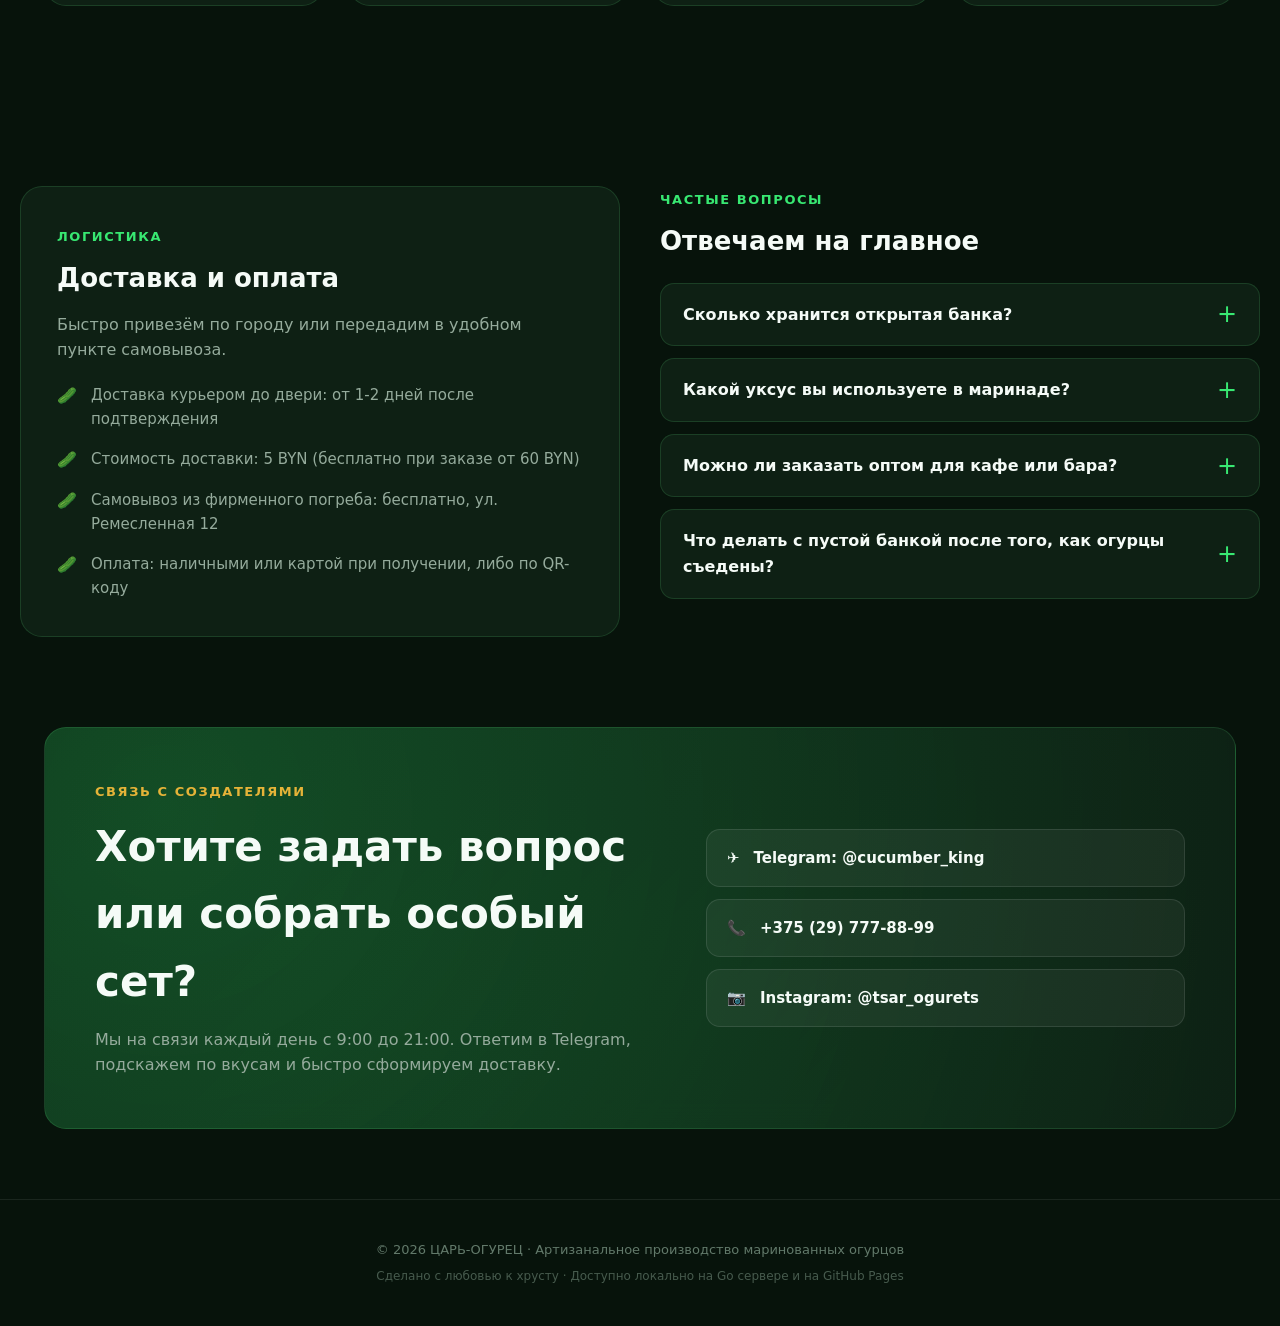
<file: ogurci.html>
<!-- Redirecting to index.html with identical content fallback -->
<!DOCTYPE html>
<html lang="ru">
<head>
  <meta charset="UTF-8">
  <meta http-equiv="refresh" content="0; url=index.html">
  <title>Перенаправление на ЦАРЬ-ОГУРЕЦ...</title>
  <script>window.location.replace("index.html");</script>
</head>
<body style="background:#07130b;color:#38e872;font-family:sans-serif;display:grid;place-items:center;height:100vh;margin:0">
  <p>🥒 Загрузка магазина огурцов... <a href="index.html" style="color:#a3f7be">Нажмите здесь, если не перенаправило</a></p>
</body>
</html>
</file>
<file: css/style.css>
/* =====================================================================
   ЦАРЬ-ОГУРЕЦ · DELUXE ARTISANAL PICKLES & BRINE
   High-End E-Commerce & Interactive 3D Pickle Showcase
   ===================================================================== */

:root {
  --bg-deep: #07130b;
  --bg-dark: #0d1e13;
  --bg-card: rgba(18, 38, 25, 0.75);
  --bg-glass: rgba(255, 255, 255, 0.05);
  --card-border: rgba(94, 219, 127, 0.16);
  --card-border-hover: rgba(94, 219, 127, 0.45);
  
  --ink-light: #f5fbf7;
  --ink-muted: #95ab9c;
  --ink-subtle: #62796a;
  
  --green-glow: #38e872;
  --green-brand: #24a14c;
  --green-dark: #125727;
  --green-deep: #0a3317;
  
  --gold-dill: #e5b338;
  --gold-glow: #ffd666;
  --brine-cyan: #2ce5be;
  
  --radius-sm: 8px;
  --radius-md: 14px;
  --radius-lg: 22px;
  --radius-full: 9999px;
  
  --shadow-subtle: 0 4px 20px rgba(0, 0, 0, 0.25);
  --shadow-glow: 0 10px 40px rgba(44, 229, 190, 0.18);
  --shadow-green: 0 12px 35px rgba(56, 232, 114, 0.22);
  
  --font-main: 'Segoe UI', system-ui, -apple-system, BlinkMacSystemFont, Roboto, sans-serif;
  --font-serif: 'Playfair Display', Georgia, serif;
}

/* Reset & Box Sizing */
*, *::before, *::after {
  box-sizing: border-box;
  margin: 0;
  padding: 0;
}

html {
  scroll-behavior: smooth;
  color-scheme: dark;
}

body {
  font-family: var(--font-main);
  background-color: var(--bg-deep);
  color: var(--ink-light);
  line-height: 1.6;
  overflow-x: hidden;
  position: relative;
  min-height: 100vh;
  -webkit-font-smoothing: antialiased;
  -moz-osx-font-smoothing: grayscale;
  selection-background-color: var(--green-brand);
  selection-color: #fff;
}

/* Custom Scrollbar */
::-webkit-scrollbar {
  width: 9px;
}
::-webkit-scrollbar-track {
  background: var(--bg-deep);
}
::-webkit-scrollbar-thumb {
  background: #1d3d27;
  border-radius: var(--radius-full);
  border: 2px solid var(--bg-deep);
}
::-webkit-scrollbar-thumb:hover {
  background: var(--green-brand);
}

/* Links & Typography */
a {
  color: inherit;
  text-decoration: none;
  transition: color 0.2s ease;
}

button, input, select, textarea {
  font: inherit;
  color: inherit;
  background: none;
  border: none;
  outline: none;
}

.wrap {
  width: 100%;
  max-width: 1240px;
  margin: 0 auto;
  padding: 0 24px;
  position: relative;
  z-index: 5;
}

/* Water & Ambient Canvases */
#waterCanvas {
  position: fixed;
  inset: 0;
  width: 100vw;
  height: 100vh;
  pointer-events: none;
  z-index: 2;
  transition: opacity 0.5s ease;
}

/* Ambient glow background */
.ambient-brine-bg {
  position: fixed;
  inset: 0;
  width: 100vw;
  height: 100vh;
  pointer-events: none;
  z-index: 0;
  background: radial-gradient(circle at 50% 30%, rgba(20, 60, 35, 0.45) 0%, rgba(7, 19, 11, 0.95) 75%),
              radial-gradient(circle at 80% 80%, rgba(44, 229, 190, 0.08) 0%, transparent 60%);
}

/* Glassmorphism Classes */
.glass {
  background: var(--bg-card);
  backdrop-filter: blur(16px);
  -webkit-backdrop-filter: blur(16px);
  border: 1px solid var(--card-border);
}

.glass-pill {
  background: rgba(255, 255, 255, 0.07);
  backdrop-filter: blur(12px);
  -webkit-backdrop-filter: blur(12px);
  border: 1px solid rgba(255, 255, 255, 0.12);
  border-radius: var(--radius-full);
}

/* Buttons */
.btn {
  display: inline-flex;
  align-items: center;
  justify-content: center;
  gap: 10px;
  padding: 14px 28px;
  border-radius: var(--radius-full);
  font-weight: 700;
  font-size: 15px;
  cursor: pointer;
  position: relative;
  overflow: hidden;
  transition: all 0.25s cubic-bezier(0.2, 0.8, 0.2, 1);
  text-shadow: 0 1px 2px rgba(0, 0, 0, 0.3);
}

.btn-primary {
  background: linear-gradient(135deg, #32d665 0%, #1c913f 100%);
  color: #031508;
  border: 1px solid rgba(255, 255, 255, 0.3);
  box-shadow: 0 4px 18px rgba(50, 214, 101, 0.35);
  text-shadow: none;
}

.btn-primary:hover {
  transform: translateY(-2px) scale(1.02);
  box-shadow: 0 8px 28px rgba(50, 214, 101, 0.55);
  background: linear-gradient(135deg, #44e877 0%, #22a74a 100%);
}

.btn-primary:active {
  transform: translateY(0) scale(0.99);
}

.btn-ghost {
  background: rgba(255, 255, 255, 0.06);
  border: 1px solid rgba(255, 255, 255, 0.18);
  color: var(--ink-light);
  backdrop-filter: blur(8px);
}

.btn-ghost:hover {
  background: rgba(255, 255, 255, 0.12);
  border-color: var(--green-glow);
  color: var(--green-glow);
  transform: translateY(-2px);
}

.btn-sm {
  padding: 9px 18px;
  font-size: 13px;
}

/* HEADER */
header {
  position: fixed;
  top: 0;
  left: 0;
  right: 0;
  z-index: 80;
  transition: background 0.3s ease, border-color 0.3s ease, transform 0.3s ease;
  border-bottom: 1px solid transparent;
}

header.scrolled {
  background: rgba(7, 19, 11, 0.88);
  backdrop-filter: blur(18px);
  -webkit-backdrop-filter: blur(18px);
  border-bottom: 1px solid rgba(94, 219, 127, 0.14);
  box-shadow: 0 8px 30px rgba(0, 0, 0, 0.4);
}

.hd {
  display: flex;
  align-items: center;
  justify-content: space-between;
  height: 74px;
  gap: 20px;
}

.logo {
  display: flex;
  align-items: center;
  gap: 12px;
  font-weight: 800;
  font-size: 21px;
  letter-spacing: -0.02em;
}

.logo-badge {
  width: 40px;
  height: 40px;
  border-radius: 12px;
  background: radial-gradient(circle at 30% 30%, #44e877, #135d2a);
  display: grid;
  place-items: center;
  font-size: 22px;
  box-shadow: 0 0 16px rgba(56, 232, 114, 0.4);
  position: relative;
  animation: pulse-glow 3s infinite alternate;
}

@keyframes pulse-glow {
  0% { box-shadow: 0 0 10px rgba(56, 232, 114, 0.3); }
  100% { box-shadow: 0 0 24px rgba(56, 232, 114, 0.7); }
}

.logo span {
  background: linear-gradient(135deg, #ffffff 40%, #a3f7be 100%);
  -webkit-background-clip: text;
  -webkit-text-fill-color: transparent;
}

.logo small {
  display: block;
  font-size: 10px;
  font-weight: 600;
  letter-spacing: 0.15em;
  text-transform: uppercase;
  color: var(--gold-dill);
  -webkit-text-fill-color: var(--gold-dill);
}

nav ul {
  display: flex;
  align-items: center;
  gap: 30px;
  list-style: none;
  font-size: 14px;
  font-weight: 600;
}

nav a {
  color: var(--ink-muted);
  position: relative;
  padding: 6px 0;
}

nav a::after {
  content: '';
  position: absolute;
  left: 0;
  bottom: 0;
  width: 0;
  height: 2px;
  background: var(--green-glow);
  transition: width 0.25s ease;
  border-radius: 2px;
}

nav a:hover {
  color: #fff;
}

nav a:hover::after {
  width: 100%;
}

.hd-actions {
  display: flex;
  align-items: center;
  gap: 12px;
}

.sound-btn, .vibe-btn {
  width: 40px;
  height: 40px;
  border-radius: 50%;
  display: grid;
  place-items: center;
  cursor: pointer;
  background: rgba(255, 255, 255, 0.05);
  border: 1px solid rgba(255, 255, 255, 0.12);
  font-size: 17px;
  transition: all 0.2s ease;
}

.sound-btn:hover, .vibe-btn:hover {
  background: rgba(255, 255, 255, 0.12);
  border-color: var(--green-glow);
  transform: scale(1.06);
}

.cartbtn {
  display: flex;
  align-items: center;
  gap: 10px;
  padding: 10px 20px;
  border-radius: var(--radius-full);
  background: linear-gradient(135deg, rgba(36, 161, 76, 0.3), rgba(18, 87, 39, 0.45));
  border: 1px solid rgba(94, 219, 127, 0.4);
  font-weight: 700;
  font-size: 14px;
  cursor: pointer;
  backdrop-filter: blur(10px);
  transition: all 0.25s ease;
}

.cartbtn:hover {
  background: linear-gradient(135deg, rgba(56, 232, 114, 0.4), rgba(28, 145, 63, 0.6));
  border-color: var(--green-glow);
  box-shadow: 0 4px 20px rgba(56, 232, 114, 0.35);
  transform: translateY(-1px);
}

.cartbtn b {
  min-width: 24px;
  height: 24px;
  display: grid;
  place-items: center;
  background: var(--green-glow);
  color: #041408;
  border-radius: 12px;
  font-size: 12px;
  font-weight: 800;
  padding: 0 6px;
  box-shadow: 0 0 10px rgba(56, 232, 114, 0.6);
}

.cartbtn.bump {
  animation: cart-bump 0.4s cubic-bezier(0.175, 0.885, 0.32, 1.275);
}

@keyframes cart-bump {
  40% { transform: scale(1.15); }
}

@media (max-width: 860px) {
  nav { display: none; }
}

/* =====================================================================
   HERO / 3D PICKLE STAGE SECTION
   ===================================================================== */
.hero-stage {
  position: relative;
  min-height: 100vh;
  display: flex;
  flex-direction: column;
  justify-content: center;
  padding-top: 80px;
  padding-bottom: 60px;
  overflow: hidden;
}

/* Big typography positioned BEHIND the spinning pickle */
.info-text-behind {
  position: absolute;
  top: 50%;
  left: 50%;
  transform: translate(-50%, -50%);
  width: 100%;
  max-width: 1400px;
  pointer-events: none;
  z-index: 1; /* Sits behind canvas (z-index: 2) */
  display: flex;
  flex-direction: column;
  align-items: center;
  justify-content: center;
  text-align: center;
  opacity: 0.95;
  transition: transform 0.1s linear;
}

.word-giant {
  font-size: clamp(68px, 14vw, 190px);
  font-weight: 900;
  line-height: 0.88;
  letter-spacing: 0.08em;
  text-transform: uppercase;
  color: rgba(255, 255, 255, 0.04);
  -webkit-text-stroke: 2px rgba(56, 232, 114, 0.28);
  text-shadow: 0 0 80px rgba(56, 232, 114, 0.12);
  white-space: nowrap;
  user-select: none;
  transition: all 0.3s ease;
}

.word-sub {
  font-size: clamp(16px, 2.8vw, 32px);
  font-weight: 800;
  letter-spacing: 0.3em;
  text-transform: uppercase;
  color: var(--gold-dill);
  margin-top: 10px;
  text-shadow: 0 2px 14px rgba(229, 179, 56, 0.4);
  user-select: none;
}

/* The 3D Pickle Canvas Container */
.pickle-viewport {
  position: relative;
  width: 100%;
  height: clamp(480px, 68vh, 720px);
  z-index: 2; /* Sits in front of background text */
  display: flex;
  align-items: center;
  justify-content: center;
  cursor: grab;
}

.pickle-viewport:active {
  cursor: grabbing;
}

#pickleCanvas {
  width: 100%;
  height: 100%;
  display: block;
}

/* Hero Foreground Elements (Buttons, Badges) */
.hero-content {
  position: relative;
  z-index: 5;
  text-align: center;
  max-width: 760px;
  margin: 0 auto;
}

.hero-pill {
  display: inline-flex;
  align-items: center;
  gap: 8px;
  padding: 6px 16px;
  font-size: 13px;
  font-weight: 700;
  color: #a3f7be;
  margin-bottom: 20px;
  box-shadow: 0 2px 14px rgba(0, 0, 0, 0.3);
}

.hero-pill i {
  color: var(--green-glow);
  font-style: normal;
}

.hero-title {
  font-size: clamp(34px, 5vw, 60px);
  font-weight: 800;
  line-height: 1.1;
  letter-spacing: -0.02em;
  margin-bottom: 18px;
}

.hero-title em {
  font-style: normal;
  background: linear-gradient(135deg, #a3f7be 0%, #38e872 60%, #e5b338 100%);
  -webkit-background-clip: text;
  -webkit-text-fill-color: transparent;
  display: inline-block;
}

.hero-lead {
  font-size: clamp(16px, 1.8vw, 19px);
  color: var(--ink-muted);
  max-width: 620px;
  margin: 0 auto 30px;
}

.hero-btns {
  display: flex;
  align-items: center;
  justify-content: center;
  gap: 16px;
  flex-wrap: wrap;
  margin-bottom: 34px;
}

.drag-hint {
  display: inline-flex;
  align-items: center;
  gap: 8px;
  font-size: 13px;
  color: var(--ink-subtle);
  background: rgba(0, 0, 0, 0.4);
  padding: 6px 14px;
  border-radius: var(--radius-full);
  border: 1px solid rgba(255, 255, 255, 0.08);
  animation: float-gentle 3s ease-in-out infinite;
}

@keyframes float-gentle {
  0%, 100% { transform: translateY(0); }
  50% { transform: translateY(-4px); }
}

/* Feature stats pills */
.hero-badges {
  display: flex;
  justify-content: center;
  gap: 30px;
  flex-wrap: wrap;
  margin-top: 14px;
  font-size: 14px;
  color: var(--ink-muted);
}

.hero-badges span {
  display: flex;
  align-items: center;
  gap: 8px;
}

.hero-badges b {
  color: var(--green-glow);
}

/* =====================================================================
   INTERACTIVE SCROLL SHOWCASE (THE 4 PILLARS)
   ===================================================================== */
.showcase-flow {
  position: relative;
  padding: 100px 0;
}

.flow-step {
  min-height: 80vh;
  display: flex;
  align-items: center;
  justify-content: flex-start;
  position: relative;
  padding: 40px 0;
}

.flow-step:nth-child(even) {
  justify-content: flex-end;
}

.flow-card {
  width: 100%;
  max-width: 480px;
  padding: 40px;
  border-radius: var(--radius-lg);
  box-shadow: 0 15px 45px rgba(0, 0, 0, 0.5);
  position: relative;
  transition: transform 0.4s ease, border-color 0.4s ease;
}

.flow-card:hover {
  transform: translateY(-6px);
  border-color: var(--card-border-hover);
}

.flow-tag {
  display: inline-block;
  font-size: 12px;
  font-weight: 800;
  letter-spacing: 0.15em;
  text-transform: uppercase;
  color: var(--green-glow);
  margin-bottom: 12px;
}

.flow-card h3 {
  font-size: clamp(24px, 3.2vw, 36px);
  font-weight: 800;
  line-height: 1.15;
  margin-bottom: 14px;
}

.flow-card p {
  color: var(--ink-muted);
  font-size: 16px;
  line-height: 1.65;
  margin-bottom: 20px;
}

.flow-icon {
  font-size: 42px;
  margin-bottom: 16px;
  display: inline-block;
}

/* =====================================================================
   CATALOG GRID & PRODUCTS
   ===================================================================== */
.catalog-sec {
  padding: 90px 0;
  position: relative;
}

.sec-head {
  text-align: center;
  max-width: 660px;
  margin: 0 auto 50px;
}

.sec-tag {
  display: inline-block;
  font-size: 13px;
  font-weight: 700;
  letter-spacing: 0.12em;
  text-transform: uppercase;
  color: var(--green-glow);
  margin-bottom: 10px;
}

.sec-title {
  font-size: clamp(28px, 4vw, 46px);
  font-weight: 800;
  letter-spacing: -0.02em;
  margin-bottom: 14px;
}

.sec-desc {
  color: var(--ink-muted);
  font-size: 17px;
}

/* Category filter buttons */
.filters {
  display: flex;
  align-items: center;
  justify-content: center;
  gap: 10px;
  flex-wrap: wrap;
  margin-bottom: 40px;
}

.filter-btn {
  padding: 8px 20px;
  border-radius: var(--radius-full);
  font-size: 14px;
  font-weight: 600;
  background: rgba(255, 255, 255, 0.05);
  border: 1px solid rgba(255, 255, 255, 0.1);
  color: var(--ink-muted);
  cursor: pointer;
  transition: all 0.2s ease;
}

.filter-btn:hover {
  color: #fff;
  border-color: rgba(255, 255, 255, 0.25);
}

.filter-btn.active {
  background: var(--green-glow);
  color: #031308;
  font-weight: 700;
  border-color: var(--green-glow);
  box-shadow: 0 4px 18px rgba(56, 232, 114, 0.4);
}

/* Product Cards */
.products-grid {
  display: grid;
  grid-template-columns: repeat(auto-fill, minmax(280px, 1fr));
  gap: 28px;
}

.p-card {
  border-radius: var(--radius-lg);
  overflow: hidden;
  display: flex;
  flex-direction: column;
  transition: transform 0.3s cubic-bezier(0.2, 0.8, 0.2, 1), box-shadow 0.3s ease, border-color 0.3s ease;
  position: relative;
}

.p-card:hover {
  transform: translateY(-8px);
  box-shadow: 0 20px 45px rgba(0, 0, 0, 0.6), 0 0 25px rgba(56, 232, 114, 0.12);
  border-color: var(--card-border-hover);
}

.p-pic {
  height: 220px;
  display: grid;
  place-items: center;
  position: relative;
  background: radial-gradient(circle at 50% 60%, rgba(36, 161, 76, 0.25), rgba(7, 19, 11, 0.7));
  border-bottom: 1px solid rgba(255, 255, 255, 0.06);
  overflow: hidden;
}

.p-pic svg {
  height: 165px;
  transition: transform 0.4s cubic-bezier(0.175, 0.885, 0.32, 1.275);
  filter: drop-shadow(0 12px 20px rgba(0, 0, 0, 0.5));
}

.p-card:hover .p-pic svg {
  transform: scale(1.1) rotate(-3deg);
}

.p-tag {
  position: absolute;
  top: 14px;
  left: 14px;
  font-size: 11px;
  font-weight: 800;
  text-transform: uppercase;
  letter-spacing: 0.08em;
  padding: 4px 12px;
  border-radius: var(--radius-full);
  background: var(--gold-dill);
  color: #1a1200;
  box-shadow: 0 4px 12px rgba(229, 179, 56, 0.35);
  z-index: 2;
}

.p-tag.hit {
  background: linear-gradient(135deg, #ff5e62, #ff9966);
  color: #fff;
}

.p-tag.craft {
  background: linear-gradient(135deg, #38e872, #24a14c);
  color: #031308;
}

.p-spin-trigger {
  position: absolute;
  top: 14px;
  right: 14px;
  width: 32px;
  height: 32px;
  border-radius: 50%;
  background: rgba(0, 0, 0, 0.4);
  border: 1px solid rgba(255, 255, 255, 0.15);
  display: grid;
  place-items: center;
  cursor: pointer;
  font-size: 15px;
  color: var(--ink-light);
  transition: all 0.2s ease;
  z-index: 2;
}

.p-spin-trigger:hover {
  background: var(--green-glow);
  color: #000;
  transform: rotate(90deg);
}

.p-body {
  padding: 24px;
  display: flex;
  flex-direction: column;
  flex: 1;
}

.p-head {
  display: flex;
  justify-content: space-between;
  align-items: flex-start;
  gap: 10px;
  margin-bottom: 8px;
}

.p-head h4 {
  font-size: 20px;
  font-weight: 700;
}

.p-vol {
  font-size: 13px;
  font-weight: 700;
  color: var(--green-glow);
  background: rgba(56, 232, 114, 0.12);
  padding: 3px 9px;
  border-radius: var(--radius-sm);
  white-space: nowrap;
}

.p-desc {
  font-size: 14px;
  color: var(--ink-muted);
  line-height: 1.55;
  margin-bottom: 20px;
  flex: 1;
}

.p-foot {
  display: flex;
  align-items: center;
  justify-content: space-between;
  gap: 12px;
  margin-top: auto;
  padding-top: 14px;
  border-top: 1px solid rgba(255, 255, 255, 0.08);
}

.p-price {
  font-size: 24px;
  font-weight: 800;
  color: #fff;
  letter-spacing: -0.02em;
}

.p-price small {
  font-size: 14px;
  font-weight: 600;
  color: var(--ink-muted);
}

.add-btn {
  padding: 10px 18px;
  border-radius: var(--radius-full);
  background: rgba(56, 232, 114, 0.15);
  border: 1px solid var(--green-glow);
  color: var(--green-glow);
  font-weight: 700;
  font-size: 14px;
  cursor: pointer;
  transition: all 0.2s ease;
  display: flex;
  align-items: center;
  gap: 6px;
}

.add-btn:hover {
  background: var(--green-glow);
  color: #031308;
  box-shadow: 0 4px 18px rgba(56, 232, 114, 0.4);
  transform: translateY(-2px);
}

.add-btn.added {
  background: var(--green-glow);
  color: #031308;
}

/* =====================================================================
   CRUNCH & QUALITY FEATURES
   ===================================================================== */
.why-sec {
  padding: 90px 0;
  position: relative;
}

.features-grid {
  display: grid;
  grid-template-columns: repeat(auto-fit, minmax(260px, 1fr));
  gap: 24px;
}

.feat-item {
  padding: 32px 26px;
  border-radius: var(--radius-lg);
  transition: transform 0.25s ease, border-color 0.25s ease;
}

.feat-item:hover {
  transform: translateY(-5px);
  border-color: var(--green-glow);
}

.feat-icon {
  font-size: 38px;
  margin-bottom: 16px;
  display: inline-block;
  background: rgba(56, 232, 114, 0.1);
  width: 64px;
  height: 64px;
  border-radius: 18px;
  display: grid;
  place-items: center;
  border: 1px solid rgba(56, 232, 114, 0.2);
}

.feat-item h4 {
  font-size: 19px;
  font-weight: 700;
  margin-bottom: 8px;
}

.feat-item p {
  font-size: 14px;
  color: var(--ink-muted);
  line-height: 1.6;
}

/* =====================================================================
   HOW TO ORDER STEPS
   ===================================================================== */
.steps-sec {
  padding: 90px 0;
}

.steps-grid {
  display: grid;
  grid-template-columns: repeat(auto-fit, minmax(240px, 1fr));
  gap: 24px;
  counter-reset: step-counter;
}

.step-card {
  padding: 30px 24px;
  border-radius: var(--radius-lg);
  position: relative;
  overflow: hidden;
}

.step-card::before {
  counter-increment: step-counter;
  content: "0" counter(step-counter);
  font-size: 44px;
  font-weight: 900;
  color: rgba(56, 232, 114, 0.2);
  line-height: 1;
  margin-bottom: 14px;
  display: block;
}

.step-card h4 {
  font-size: 18px;
  font-weight: 700;
  margin-bottom: 8px;
}

.step-card p {
  font-size: 14px;
  color: var(--ink-muted);
}

/* =====================================================================
   FAQ & DELIVERY INFO
   ===================================================================== */
.two-cols {
  display: grid;
  grid-template-columns: 1fr 1fr;
  gap: 40px;
  padding: 90px 0;
}

@media (max-width: 860px) {
  .two-cols { grid-template-columns: 1fr; }
}

.info-box {
  padding: 36px;
  border-radius: var(--radius-lg);
}

.info-list {
  list-style: none;
  display: grid;
  gap: 16px;
  margin-top: 20px;
}

.info-list li {
  display: flex;
  align-items: flex-start;
  gap: 14px;
  font-size: 15px;
  color: var(--ink-muted);
}

.info-list li::before {
  content: '🥒';
  font-size: 16px;
}

/* Accordion */
details {
  border-radius: var(--radius-md);
  margin-bottom: 12px;
  overflow: hidden;
  transition: border-color 0.2s ease;
}

summary {
  cursor: pointer;
  padding: 18px 22px;
  font-weight: 700;
  font-size: 16px;
  list-style: none;
  display: flex;
  justify-content: space-between;
  align-items: center;
  gap: 12px;
  user-select: none;
}

summary::-webkit-details-marker { display: none; }

summary::after {
  content: '+';
  color: var(--green-glow);
  font-size: 24px;
  font-weight: 400;
  line-height: 1;
  transition: transform 0.25s ease;
}

details[open] summary::after {
  transform: rotate(45deg);
}

details p {
  padding: 0 22px 20px;
  color: var(--ink-muted);
  font-size: 15px;
  line-height: 1.6;
}

/* =====================================================================
   CONTACTS & FOOTER
   ===================================================================== */
.contact-banner {
  padding: 50px;
  border-radius: var(--radius-lg);
  background: radial-gradient(circle at 10% 20%, rgba(36, 161, 76, 0.4), rgba(13, 30, 19, 0.85)),
              linear-gradient(135deg, rgba(7, 19, 11, 0.95), rgba(18, 56, 31, 0.8));
  display: grid;
  grid-template-columns: 1.2fr 1fr;
  gap: 36px;
  align-items: center;
  margin-bottom: 70px;
}

@media (max-width: 860px) {
  .contact-banner { grid-template-columns: 1fr; padding: 32px 24px; }
}

.contact-links {
  display: grid;
  gap: 12px;
}

.c-link {
  display: flex;
  align-items: center;
  gap: 14px;
  padding: 16px 20px;
  border-radius: var(--radius-md);
  background: rgba(255, 255, 255, 0.05);
  border: 1px solid rgba(255, 255, 255, 0.1);
  font-weight: 700;
  font-size: 15px;
  transition: all 0.25s ease;
}

.c-link:hover {
  background: rgba(56, 232, 114, 0.15);
  border-color: var(--green-glow);
  transform: translateX(6px);
  color: var(--green-glow);
}

footer {
  padding: 40px 0;
  border-top: 1px solid rgba(255, 255, 255, 0.08);
  font-size: 13px;
  color: var(--ink-subtle);
  text-align: center;
}

footer a:hover {
  color: var(--green-glow);
}

/* =====================================================================
   CART DRAWER & CHECKOUT MODAL
   ===================================================================== */
.cart-shade {
  position: fixed;
  inset: 0;
  background: rgba(4, 12, 7, 0.7);
  backdrop-filter: blur(8px);
  -webkit-backdrop-filter: blur(8px);
  opacity: 0;
  pointer-events: none;
  transition: opacity 0.3s ease;
  z-index: 100;
}

.cart-shade.open {
  opacity: 1;
  pointer-events: auto;
}

.drawer {
  position: fixed;
  top: 0;
  right: 0;
  bottom: 0;
  width: min(460px, 100vw);
  background: rgba(11, 26, 16, 0.96);
  backdrop-filter: blur(24px);
  -webkit-backdrop-filter: blur(24px);
  border-left: 1px solid rgba(94, 219, 127, 0.2);
  z-index: 110;
  transform: translateX(105%);
  transition: transform 0.4s cubic-bezier(0.2, 0.8, 0.2, 1);
  display: flex;
  flex-direction: column;
  box-shadow: -25px 0 70px rgba(0, 0, 0, 0.7);
}

.drawer.open {
  transform: translateX(0);
}

.drawer-head {
  display: flex;
  justify-content: space-between;
  align-items: center;
  padding: 24px 26px;
  border-bottom: 1px solid rgba(255, 255, 255, 0.08);
  font-size: 20px;
  font-weight: 800;
}

.close-btn {
  width: 36px;
  height: 36px;
  border-radius: 50%;
  background: rgba(255, 255, 255, 0.06);
  border: 1px solid rgba(255, 255, 255, 0.12);
  display: grid;
  place-items: center;
  font-size: 20px;
  cursor: pointer;
  transition: all 0.2s ease;
}

.close-btn:hover {
  background: rgba(255, 255, 255, 0.15);
  transform: rotate(90deg);
}

.drawer-body {
  flex: 1;
  overflow-y: auto;
  padding: 20px 26px;
}

.cart-item {
  display: grid;
  grid-template-columns: 1fr auto;
  gap: 12px;
  padding: 16px 0;
  border-bottom: 1px solid rgba(255, 255, 255, 0.06);
  animation: item-in 0.3s ease;
}

@keyframes item-in {
  from { opacity: 0; transform: translateX(20px); }
}

.cart-item-title {
  font-weight: 700;
  font-size: 16px;
}

.cart-item-meta {
  font-size: 13px;
  color: var(--ink-muted);
}

.cart-item-sum {
  font-size: 16px;
  font-weight: 800;
  color: #fff;
  text-align: right;
}

.qty-control {
  display: flex;
  align-items: center;
  gap: 10px;
  margin-top: 8px;
}

.qty-btn {
  width: 28px;
  height: 28px;
  border-radius: 50%;
  background: rgba(255, 255, 255, 0.08);
  border: 1px solid rgba(255, 255, 255, 0.15);
  cursor: pointer;
  font-size: 15px;
  display: grid;
  place-items: center;
  transition: all 0.15s ease;
}

.qty-btn:hover {
  background: var(--green-glow);
  color: #000;
  border-color: var(--green-glow);
}

.empty-cart {
  text-align: center;
  color: var(--ink-muted);
  padding: 70px 20px;
  font-size: 15px;
}

.empty-cart i {
  font-size: 48px;
  display: block;
  margin-bottom: 16px;
}

.drawer-foot {
  padding: 24px 26px;
  border-top: 1px solid rgba(255, 255, 255, 0.08);
  background: rgba(7, 19, 11, 0.7);
}

.free-progress {
  height: 6px;
  background: rgba(255, 255, 255, 0.08);
  border-radius: var(--radius-full);
  overflow: hidden;
  margin-bottom: 8px;
}

.free-bar {
  height: 100%;
  width: 0;
  background: linear-gradient(90deg, #32d665, #2ce5be);
  transition: width 0.4s ease;
}

.free-text {
  font-size: 12px;
  color: var(--ink-muted);
  margin-bottom: 16px;
  font-weight: 600;
}

.total-row {
  display: flex;
  justify-content: space-between;
  align-items: center;
  font-size: 20px;
  font-weight: 800;
  margin-bottom: 18px;
}

/* Modal Checkout */
.modal-overlay {
  position: fixed;
  inset: 0;
  z-index: 150;
  display: none;
  place-items: center;
  padding: 20px;
  background: rgba(3, 10, 6, 0.85);
  backdrop-filter: blur(14px);
  -webkit-backdrop-filter: blur(14px);
}

.modal-overlay.open {
  display: grid;
}

.modal-box {
  background: rgba(14, 33, 20, 0.95);
  border: 1px solid var(--card-border-hover);
  border-radius: var(--radius-lg);
  width: min(540px, 100%);
  max-height: 90vh;
  overflow-y: auto;
  padding: 32px;
  box-shadow: 0 25px 60px rgba(0, 0, 0, 0.8);
  animation: modal-pop 0.3s cubic-bezier(0.175, 0.885, 0.32, 1.275);
}

@keyframes modal-pop {
  from { opacity: 0; transform: scale(0.92) translateY(12px); }
  to { opacity: 1; transform: scale(1) translateY(0); }
}

.fld {
  display: grid;
  gap: 6px;
  margin-top: 16px;
  font-size: 13px;
  font-weight: 700;
  color: var(--ink-light);
}

.fld input, .fld select, .fld textarea {
  padding: 13px 16px;
  background: rgba(255, 255, 255, 0.05);
  border: 1px solid rgba(255, 255, 255, 0.14);
  border-radius: var(--radius-md);
  color: #fff;
  transition: all 0.2s ease;
}

.fld input:focus, .fld select:focus, .fld textarea:focus {
  border-color: var(--green-glow);
  box-shadow: 0 0 0 3px rgba(56, 232, 114, 0.18);
  background: rgba(255, 255, 255, 0.08);
}

.summary-box {
  background: rgba(0, 0, 0, 0.3);
  border: 1px dashed rgba(255, 255, 255, 0.15);
  border-radius: var(--radius-md);
  padding: 14px 18px;
  font-size: 14px;
  margin-top: 20px;
  white-space: pre-line;
  line-height: 1.6;
}

.modal-actions {
  display: grid;
  gap: 10px;
  margin-top: 20px;
}

/* Toast */
.toast {
  position: fixed;
  left: 50%;
  bottom: 30px;
  transform: translate(-50%, 160%);
  background: rgba(16, 42, 25, 0.95);
  border: 1px solid var(--green-glow);
  color: #fff;
  padding: 14px 26px;
  border-radius: var(--radius-full);
  font-size: 14px;
  font-weight: 700;
  box-shadow: 0 10px 35px rgba(0, 0, 0, 0.6);
  z-index: 200;
  transition: transform 0.35s cubic-bezier(0.175, 0.885, 0.32, 1.275);
  pointer-events: none;
}

.toast.show {
  transform: translate(-50%, 0);
}

/* Reveal Animation */
.rv {
  opacity: 0;
  transform: translateY(28px);
  transition: opacity 0.7s cubic-bezier(0.2, 0.8, 0.2, 1), transform 0.7s cubic-bezier(0.2, 0.8, 0.2, 1);
}

.rv.in {
  opacity: 1;
  transform: translateY(0);
}

/* Reduced Motion */
@media (prefers-reduced-motion: reduce) {
  *, *::before, *::after {
    animation-duration: 0.01ms !important;
    animation-iteration-count: 1 !important;
    transition-duration: 0.01ms !important;
  }
  .rv { opacity: 1 !important; transform: none !important; }
}
</file>
